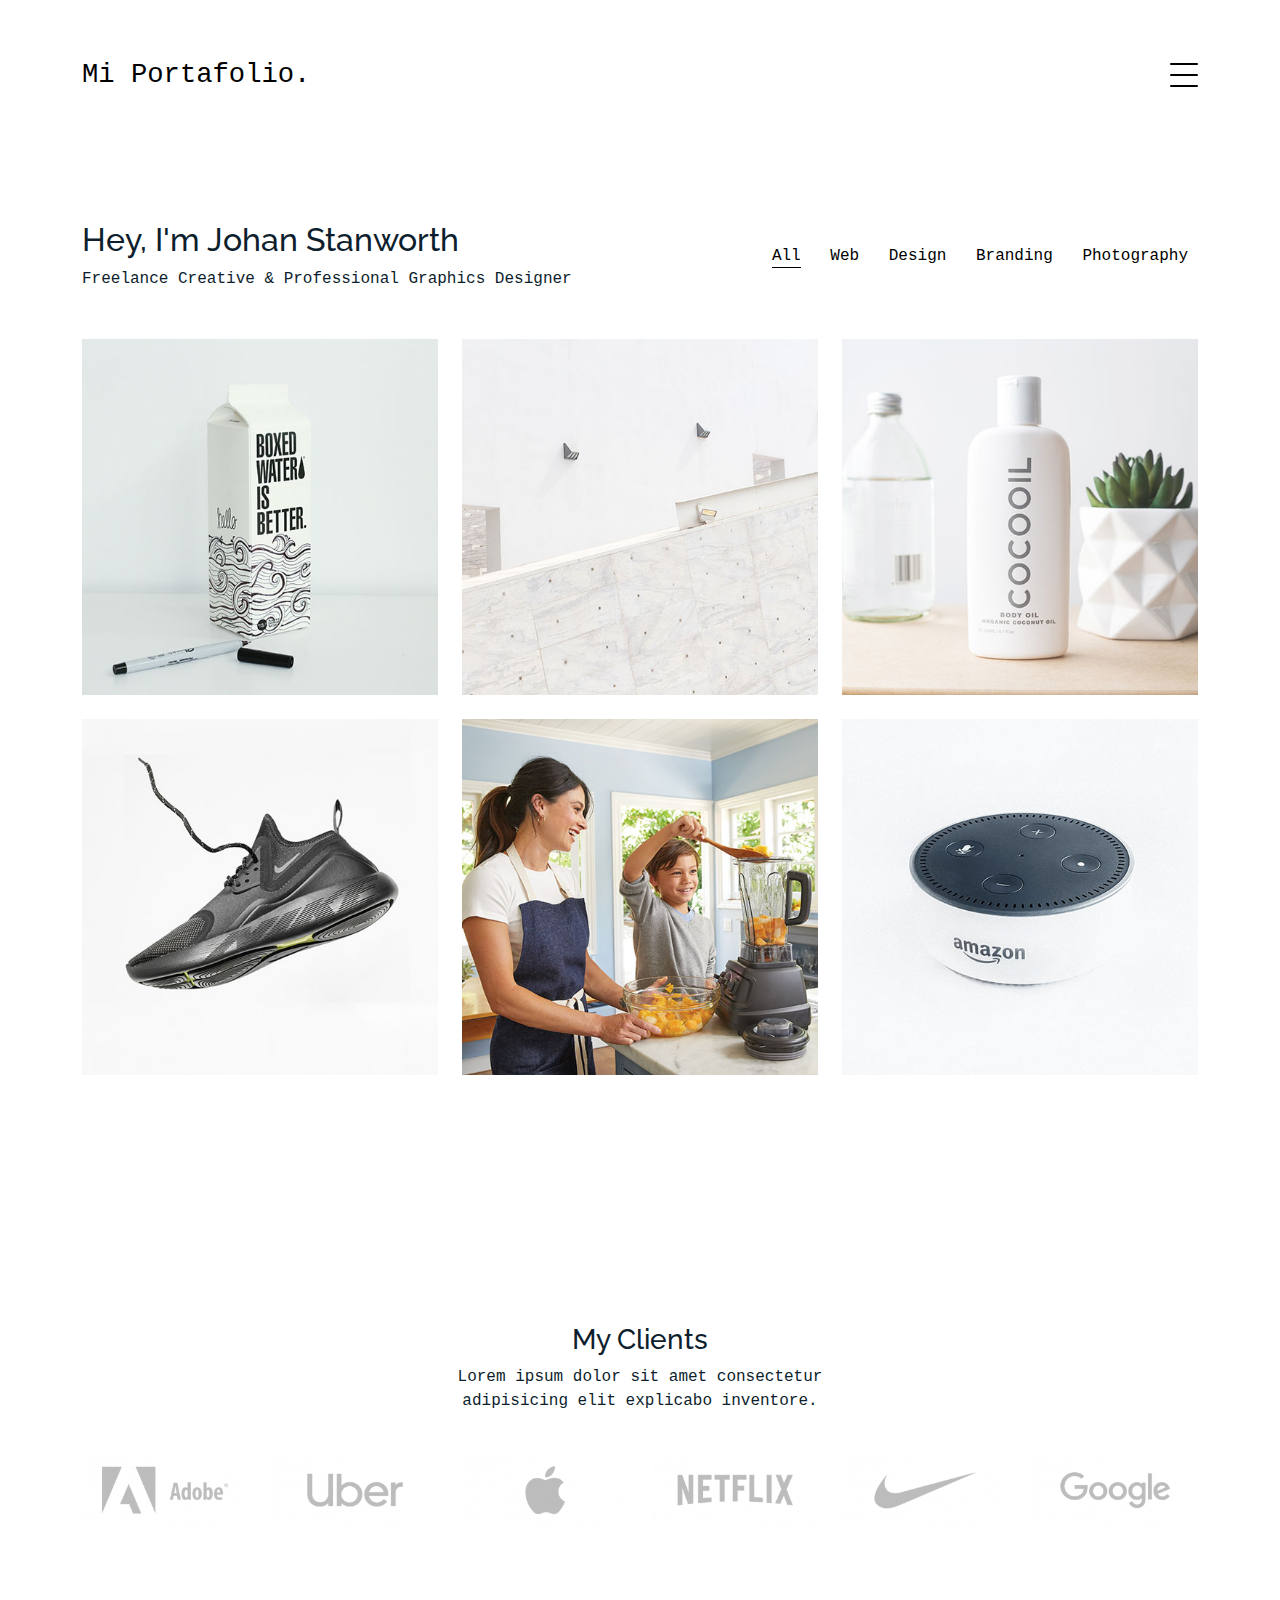
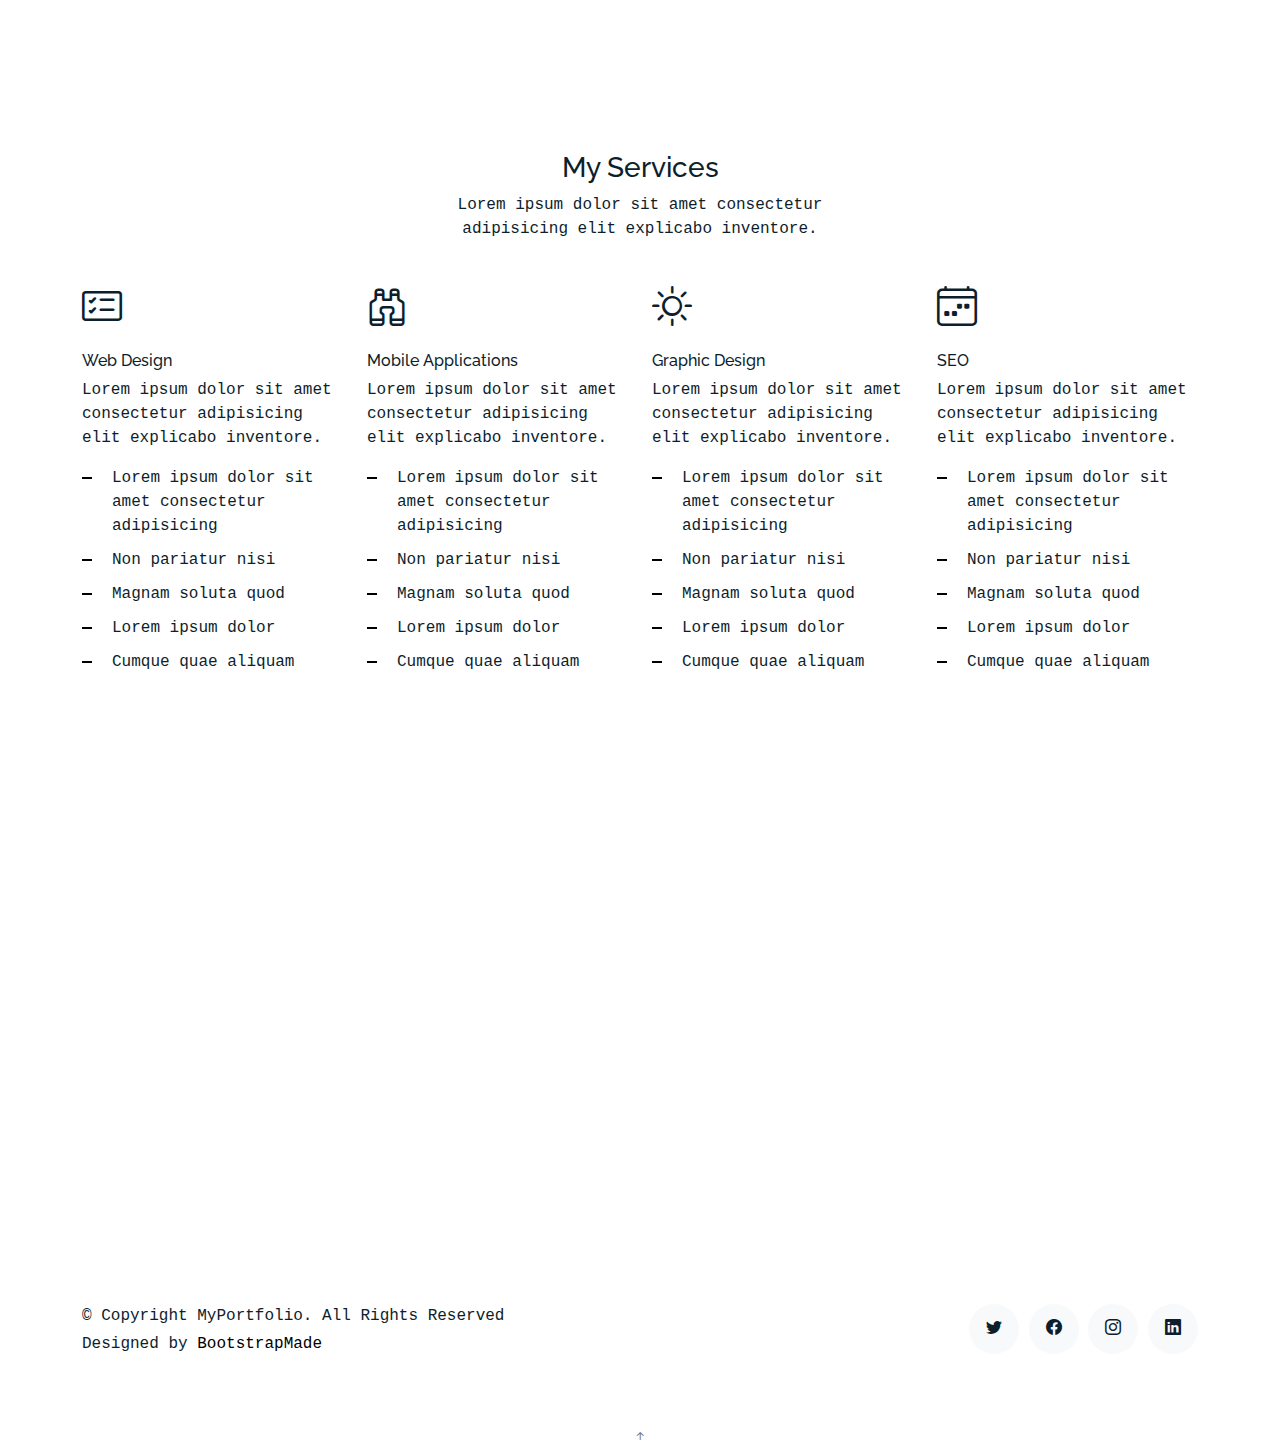
<file: index.html>
<!DOCTYPE html>
<html lang="en">

<head>
  <meta charset="utf-8">
  <meta content="width=device-width, initial-scale=1.0" name="viewport">

  <title>Mis Proyectos</title>
  <meta content="" name="description">
  <meta content="" name="keywords">

  <!-- Favicons -->
  <link href="assets/img/favicon.png" rel="icon">
  <link href="assets/img/apple-touch-icon.png" rel="apple-touch-icon">

  <!-- Google Fonts -->
  <link href="https://fonts.googleapis.com/css?family=https://fonts.googleapis.com/css?family=Inconsolata:400,500,600,700|Raleway:400,400i,500,500i,600,600i,700,700i" rel="stylesheet">

  <!-- Vendor CSS Files -->
  <link href="assets/vendor/aos/aos.css" rel="stylesheet">
  <link href="assets/vendor/bootstrap/css/bootstrap.min.css" rel="stylesheet">
  <link href="assets/vendor/bootstrap-icons/bootstrap-icons.css" rel="stylesheet">
  <link href="assets/vendor/swiper/swiper-bundle.min.css" rel="stylesheet">

  <!-- Template Main CSS File -->
  <link href="assets/css/style.css" rel="stylesheet">

  <!-- =======================================================
  * Template Name: MyPortfolio
  * Updated: Mar 10 2024 with Bootstrap v5.3.3
  * Template URL: https://bootstrapmade.com/myportfolio-bootstrap-portfolio-website-template/
  * Author: BootstrapMade.com
  * License: https://bootstrapmade.com/license/
  ======================================================== -->
</head>

<body>

  <!-- ======= Navbar ======= -->
  <div class="collapse navbar-collapse custom-navmenu" id="main-navbar">
    <div class="container py-2 py-md-5">
      <div class="row align-items-start">
        <div class="col-md-2">
          <ul class="custom-menu">
            <li class="active"><a href="index.html">Home</a></li>
            <li><a href="about.html">Acerca de mi</a></li>
            <li><a href="services.html">Proyectos</a></li>
            <li><a href="works.html">Trabajos</a></li>
            <li><a href="contact.html">Contactame</a></li>
          </ul>
        </div>
        <div class="col-md-6 d-none d-md-block  mr-auto">
          <div class="tweet d-flex">
            <span class="bi bi-twitter text-white mt-2 mr-3"></span>
            <div>
              <p><em>Lorem ipsum dolor sit amet consectetur adipisicing elit. Quisquam necessitatibus incidunt ut officiis explicabo inventore. <br> <a href="#">t.co/v82jsk</a></em></p>
            </div>
          </div>
        </div>
        <div class="col-md-4 d-none d-md-block">
          <h3>Hire Me</h3>
          <p>Lorem ipsum dolor sit amet consectetur adipisicing elit. Quisquam necessitatibus incidunt ut officiisexplicabo inventore. <br> <a href="#">myemail@gmail.com</a></p>
        </div>
      </div>

    </div>
  </div>

  <nav class="navbar navbar-light custom-navbar">
    <div class="container">
      <a class="navbar-brand" href="index.html">Mi Portafolio.</a>
      <a href="#" class="burger" data-bs-toggle="collapse" data-bs-target="#main-navbar">
        <span></span>
      </a>
    </div>
  </nav>

  <main id="main">

    <!-- ======= Works Section ======= -->
    <section class="section site-portfolio">
      <div class="container">
        <div class="row mb-5 align-items-center">
          <div class="col-md-12 col-lg-6 mb-4 mb-lg-0" data-aos="fade-up">
            <h2>Hey, I'm Johan Stanworth</h2>
            <p class="mb-0">Freelance Creative &amp; Professional Graphics Designer</p>
          </div>
          <div class="col-md-12 col-lg-6 text-start text-lg-end" data-aos="fade-up" data-aos-delay="100">
            <div id="filters" class="filters">
              <a href="#" data-filter="*" class="active">All</a>
              <a href="#" data-filter=".web">Web</a>
              <a href="#" data-filter=".design">Design</a>
              <a href="#" data-filter=".branding">Branding</a>
              <a href="#" data-filter=".photography">Photography</a>
            </div>
          </div>
        </div>
        <div id="portfolio-grid" class="row no-gutter" data-aos="fade-up" data-aos-delay="200">
          <div class="item web col-sm-6 col-md-4 col-lg-4 mb-4">
            <a href="work-single.html" class="item-wrap fancybox">
              <div class="work-info">
                <h3>Boxed Water</h3>
                <span>Web</span>
              </div>
              <img class="img-fluid" src="assets/img/img_1.jpg">
            </a>
          </div>
          <div class="item photography col-sm-6 col-md-4 col-lg-4 mb-4">
            <a href="work-single.html" class="item-wrap fancybox">
              <div class="work-info">
                <h3>Build Indoo</h3>
                <span>Photography</span>
              </div>
              <img class="img-fluid" src="assets/img/img_2.jpg">
            </a>
          </div>
          <div class="item branding col-sm-6 col-md-4 col-lg-4 mb-4">
            <a href="work-single.html" class="item-wrap fancybox">
              <div class="work-info">
                <h3>Cocooil</h3>
                <span>Branding</span>
              </div>
              <img class="img-fluid" src="assets/img/img_3.jpg">
            </a>
          </div>
          <div class="item design col-sm-6 col-md-4 col-lg-4 mb-4">
            <a href="work-single.html" class="item-wrap fancybox">
              <div class="work-info">
                <h3>Nike Shoe</h3>
                <span>Design</span>
              </div>
              <img class="img-fluid" src="assets/img/img_4.jpg">
            </a>
          </div>
          <div class="item photography col-sm-6 col-md-4 col-lg-4 mb-4">
            <a href="work-single.html" class="item-wrap fancybox">
              <div class="work-info">
                <h3>Kitchen Sink</h3>
                <span>Photography</span>
              </div>
              <img class="img-fluid" src="assets/img/img_5.jpg">
            </a>
          </div>
          <div class="item branding col-sm-6 col-md-4 col-lg-4 mb-4">
            <a href="work-single.html" class="item-wrap fancybox">
              <div class="work-info">
                <h3>Amazon</h3>
                <span>brandingn</span>
              </div>
              <img class="img-fluid" src="assets/img/img_6.jpg">
            </a>
          </div>
        </div>
      </div>
    </section><!-- End  Works Section -->

    <!-- ======= Clients Section ======= -->
    <section class="section">
      <div class="container">
        <div class="row justify-content-center text-center mb-4">
          <div class="col-5">
            <h3 class="h3 heading">My Clients</h3>
            <p>Lorem ipsum dolor sit amet consectetur adipisicing elit explicabo inventore.</p>
          </div>
        </div>
        <div class="row">
          <div class="col-4 col-sm-4 col-md-2">
            <a href="#" class="client-logo"><img src="assets/img/logo-adobe.png" alt="Image" class="img-fluid"></a>
          </div>
          <div class="col-4 col-sm-4 col-md-2">
            <a href="#" class="client-logo"><img src="assets/img/logo-uber.png" alt="Image" class="img-fluid"></a>
          </div>
          <div class="col-4 col-sm-4 col-md-2">
            <a href="#" class="client-logo"><img src="assets/img/logo-apple.png" alt="Image" class="img-fluid"></a>
          </div>
          <div class="col-4 col-sm-4 col-md-2">
            <a href="#" class="client-logo"><img src="assets/img/logo-netflix.png" alt="Image" class="img-fluid"></a>
          </div>
          <div class="col-4 col-sm-4 col-md-2">
            <a href="#" class="client-logo"><img src="assets/img/logo-nike.png" alt="Image" class="img-fluid"></a>
          </div>
          <div class="col-4 col-sm-4 col-md-2">
            <a href="#" class="client-logo"><img src="assets/img/logo-google.png" alt="Image" class="img-fluid"></a>
          </div>

        </div>
      </div>
    </section><!-- End Clients Section -->

    <!-- ======= Services Section ======= -->
    <section class="section services">
      <div class="container">
        <div class="row justify-content-center text-center mb-4">
          <div class="col-5">
            <h3 class="h3 heading">My Services</h3>
            <p>Lorem ipsum dolor sit amet consectetur adipisicing elit explicabo inventore.</p>
          </div>
        </div>
        <div class="row">

          <div class="col-12 col-sm-6 col-md-6 col-lg-3">
            <i class="bi bi-card-checklist"></i>
            <h4 class="h4 mb-2">Web Design</h4>
            <p>Lorem ipsum dolor sit amet consectetur adipisicing elit explicabo inventore.</p>
            <ul class="list-unstyled list-line">
              <li>Lorem ipsum dolor sit amet consectetur adipisicing</li>
              <li>Non pariatur nisi</li>
              <li>Magnam soluta quod</li>
              <li>Lorem ipsum dolor</li>
              <li>Cumque quae aliquam</li>
            </ul>
          </div>
          <div class="col-12 col-sm-6 col-md-6 col-lg-3">
            <i class="bi bi-binoculars"></i>
            <h4 class="h4 mb-2">Mobile Applications</h4>
            <p>Lorem ipsum dolor sit amet consectetur adipisicing elit explicabo inventore.</p>
            <ul class="list-unstyled list-line">
              <li>Lorem ipsum dolor sit amet consectetur adipisicing</li>
              <li>Non pariatur nisi</li>
              <li>Magnam soluta quod</li>
              <li>Lorem ipsum dolor</li>
              <li>Cumque quae aliquam</li>
            </ul>
          </div>
          <div class="col-12 col-sm-6 col-md-6 col-lg-3">
            <i class="bi bi-brightness-high"></i>
            <h4 class="h4 mb-2">Graphic Design</h4>
            <p>Lorem ipsum dolor sit amet consectetur adipisicing elit explicabo inventore.</p>
            <ul class="list-unstyled list-line">
              <li>Lorem ipsum dolor sit amet consectetur adipisicing</li>
              <li>Non pariatur nisi</li>
              <li>Magnam soluta quod</li>
              <li>Lorem ipsum dolor</li>
              <li>Cumque quae aliquam</li>
            </ul>
          </div>
          <div class="col-12 col-sm-6 col-md-6 col-lg-3">
            <i class="bi bi-calendar4-week"></i>
            <h4 class="h4 mb-2">SEO</h4>
            <p>Lorem ipsum dolor sit amet consectetur adipisicing elit explicabo inventore.</p>
            <ul class="list-unstyled list-line">
              <li>Lorem ipsum dolor sit amet consectetur adipisicing</li>
              <li>Non pariatur nisi</li>
              <li>Magnam soluta quod</li>
              <li>Lorem ipsum dolor</li>
              <li>Cumque quae aliquam</li>
            </ul>
          </div>
        </div>
      </div>
    </section><!-- End Services Section -->

    <!-- ======= Testimonials Section ======= -->
    <section class="section pt-0">
      <div class="container">

        <div class="testimonials-slider swiper" data-aos="fade-up" data-aos-delay="100">
          <div class="swiper-wrapper">

            <div class="swiper-slide">
              <div class="testimonial-wrap">
                <div class="testimonial">
                  <img src="assets/img/person_1.jpg" alt="Image" class="img-fluid">
                  <blockquote>
                    <p>Lorem ipsum dolor sit amet consectetur adipisicing elit. Quisquam necessitatibus incidunt ut officiis
                      explicabo inventore.</p>
                  </blockquote>
                  <p>&mdash; Jean Hicks</p>
                </div>
              </div>
            </div><!-- End testimonial item -->

            <div class="swiper-slide">
              <div class="testimonial-wrap">
                <div class="testimonial">
                  <img src="assets/img/person_2.jpg" alt="Image" class="img-fluid">
                  <blockquote>
                    <p>Lorem ipsum dolor sit amet consectetur adipisicing elit. Quisquam necessitatibus incidunt ut officiis
                      explicabo inventore.</p>
                  </blockquote>
                  <p>&mdash; Chris Stanworth</p>
                </div>
              </div>
            </div><!-- End testimonial item -->

          </div>
          <div class="swiper-pagination"></div>
        </div>

      </div>
    </section><!-- End Testimonials Section -->

  </main><!-- End #main -->

  <!-- ======= Footer ======= -->
  <footer class="footer" role="contentinfo">
    <div class="container">
      <div class="row">
        <div class="col-sm-6">
          <p class="mb-1">&copy; Copyright MyPortfolio. All Rights Reserved</p>
          <div class="credits">
            <!--
            All the links in the footer should remain intact.
            You can delete the links only if you purchased the pro version.
            Licensing information: https://bootstrapmade.com/license/
            Purchase the pro version with working PHP/AJAX contact form: https://bootstrapmade.com/buy/?theme=MyPortfolio
          -->
            Designed by <a href="https://bootstrapmade.com/">BootstrapMade</a>
          </div>
        </div>
        <div class="col-sm-6 social text-md-end">
          <a href="#"><span class="bi bi-twitter"></span></a>
          <a href="#"><span class="bi bi-facebook"></span></a>
          <a href="#"><span class="bi bi-instagram"></span></a>
          <a href="#"><span class="bi bi-linkedin"></span></a>
        </div>
      </div>
    </div>
  </footer>

  <a href="#" class="back-to-top d-flex align-items-center justify-content-center"><i class="bi bi-arrow-up-short"></i></a>

  <!-- Vendor JS Files -->
  <script src="assets/vendor/aos/aos.js"></script>
  <script src="assets/vendor/bootstrap/js/bootstrap.bundle.min.js"></script>
  <script src="assets/vendor/isotope-layout/isotope.pkgd.min.js"></script>
  <script src="assets/vendor/swiper/swiper-bundle.min.js"></script>
  <script src="assets/vendor/php-email-form/validate.js"></script>

  <!-- Template Main JS File -->
  <script src="assets/js/main.js"></script>

</body>

</html>
</file>
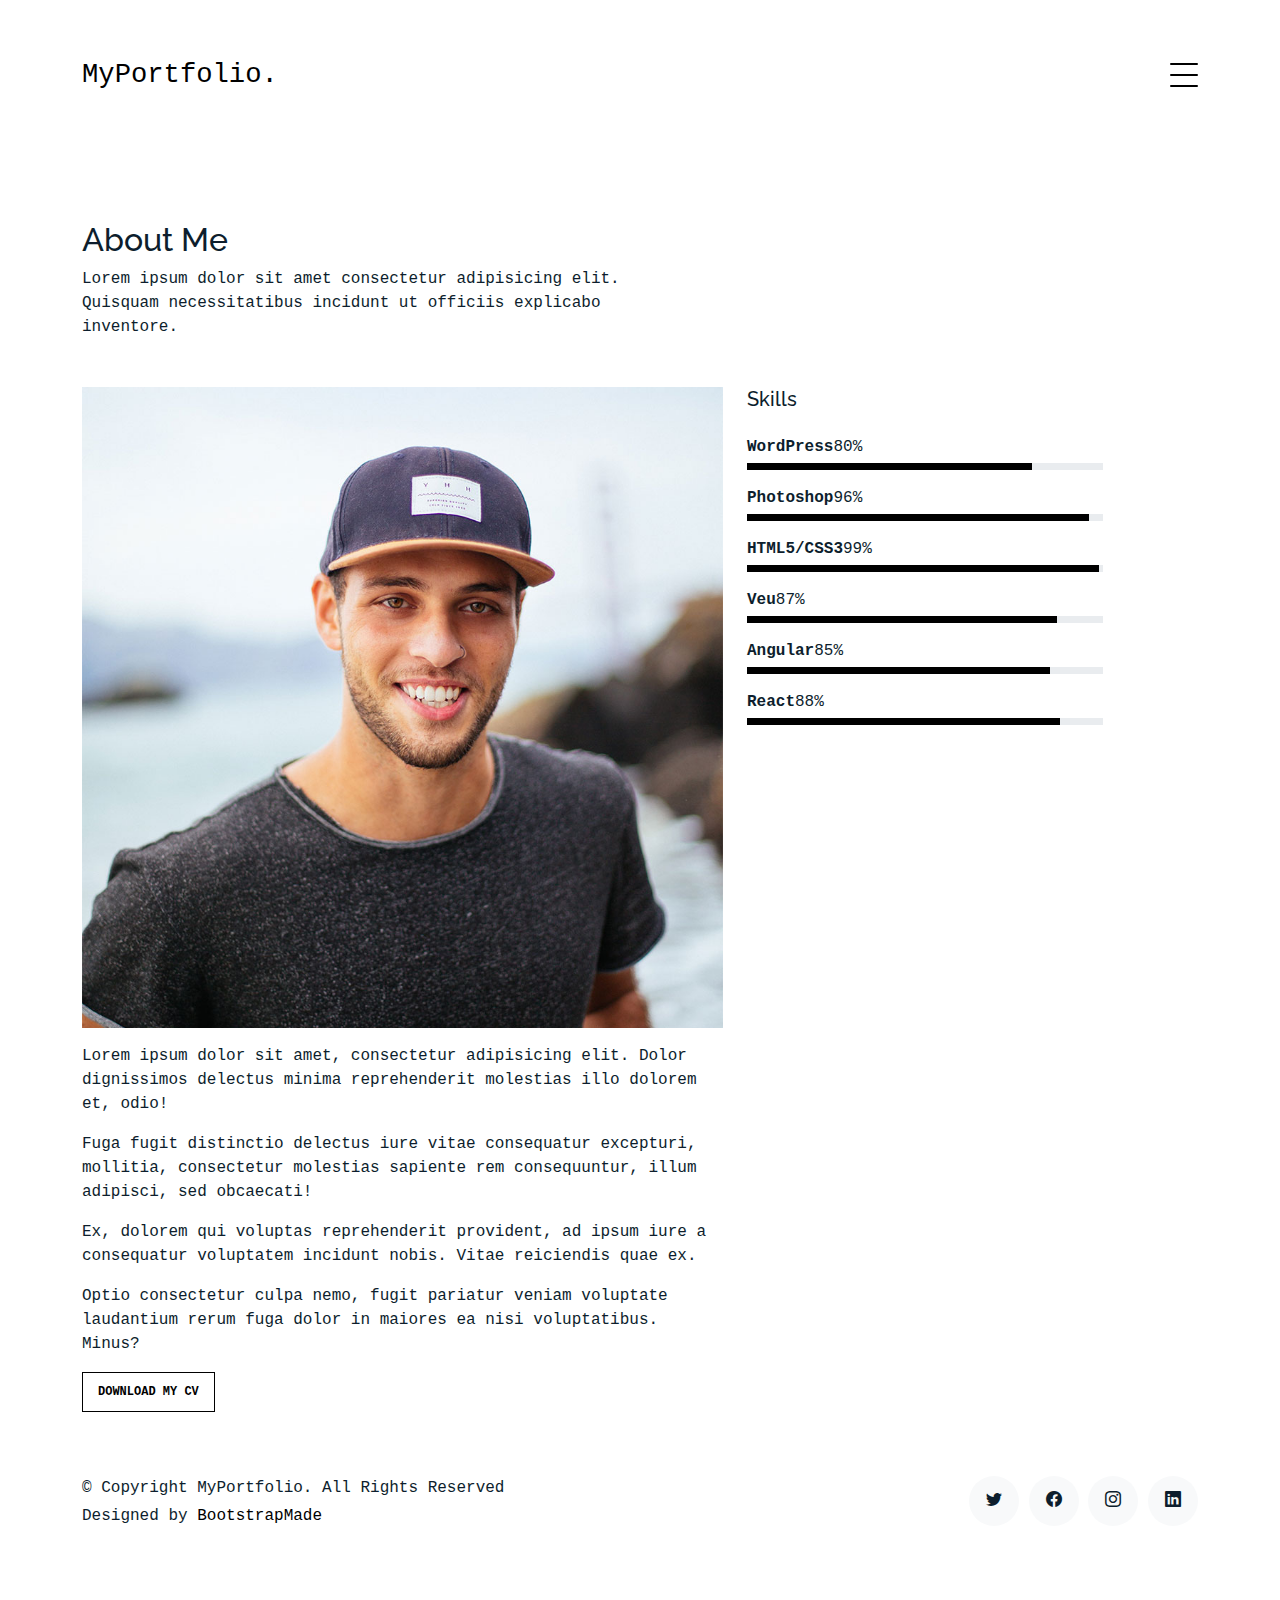
<file: about.html>
<!DOCTYPE html>
<html lang="en">

<head>
  <meta charset="utf-8">
  <meta content="width=device-width, initial-scale=1.0" name="viewport">

  <title>MyPortfolio Bootstrap Template - About</title>
  <meta content="" name="description">
  <meta content="" name="keywords">

  <!-- Favicons -->
  <link href="assets/img/favicon.png" rel="icon">
  <link href="assets/img/apple-touch-icon.png" rel="apple-touch-icon">

  <!-- Google Fonts -->
  <link href="https://fonts.googleapis.com/css?family=https://fonts.googleapis.com/css?family=Inconsolata:400,500,600,700|Raleway:400,400i,500,500i,600,600i,700,700i" rel="stylesheet">

  <!-- Vendor CSS Files -->
  <link href="assets/vendor/aos/aos.css" rel="stylesheet">
  <link href="assets/vendor/bootstrap/css/bootstrap.min.css" rel="stylesheet">
  <link href="assets/vendor/bootstrap-icons/bootstrap-icons.css" rel="stylesheet">
  <link href="assets/vendor/swiper/swiper-bundle.min.css" rel="stylesheet">

  <!-- Template Main CSS File -->
  <link href="assets/css/style.css" rel="stylesheet">

  <!-- =======================================================
  * Template Name: MyPortfolio
  * Updated: Mar 10 2024 with Bootstrap v5.3.3
  * Template URL: https://bootstrapmade.com/myportfolio-bootstrap-portfolio-website-template/
  * Author: BootstrapMade.com
  * License: https://bootstrapmade.com/license/
  ======================================================== -->
</head>

<body>

  <!-- ======= Navbar ======= -->
  <div class="collapse navbar-collapse custom-navmenu" id="main-navbar">
    <div class="container py-2 py-md-5">
      <div class="row align-items-start">
        <div class="col-md-2">
          <ul class="custom-menu">
            <li><a href="index.html">Home</a></li>
            <li class="active"><a href="about.html">About Me</a></li>
            <li><a href="services.html">Services</a></li>
            <li><a href="works.html">Works</a></li>
            <li><a href="contact.html">Contact</a></li>
          </ul>
        </div>
        <div class="col-md-6 d-none d-md-block  mr-auto">
          <div class="tweet d-flex">
            <span class="bi bi-twitter text-white mt-2 mr-3"></span>
            <div>
              <p><em>Lorem ipsum dolor sit amet consectetur adipisicing elit. Quisquam necessitatibus incidunt ut officiis explicabo inventore. <br> <a href="#">t.co/v82jsk</a></em></p>
            </div>
          </div>
        </div>
        <div class="col-md-4 d-none d-md-block">
          <h3>Hire Me</h3>
          <p>Lorem ipsum dolor sit amet consectetur adipisicing elit. Quisquam necessitatibus incidunt ut officiisexplicabo inventore. <br> <a href="#">myemail@gmail.com</a></p>
        </div>
      </div>

    </div>
  </div>

  <nav class="navbar navbar-light custom-navbar">
    <div class="container">
      <a class="navbar-brand" href="index.html">MyPortfolio.</a>
      <a href="#" class="burger" data-bs-toggle="collapse" data-bs-target="#main-navbar">
        <span></span>
      </a>
    </div>
  </nav>

  <main id="main">

    <section class="section pb-5">
      <div class="container">
        <div class="row mb-5 align-items-end">
          <div class="col-md-6" data-aos="fade-up">

            <h2>About Me</h2>
            <p class="mb-0">Lorem ipsum dolor sit amet consectetur adipisicing elit. Quisquam necessitatibus incidunt ut
              officiis explicabo inventore.</p>
          </div>

        </div>

        <div class="row">
          <div class="col-md-4 ml-auto order-2" data-aos="fade-up">
            <h3 class="h3 mb-4">Skills</h3>
            <ul class="list-unstyled">
              <li class="mb-3">
                <div class="d-flex mb-1">
                  <strong>WordPress</strong>
                  <span class="ml-auto">80%</span>
                </div>
                <div class="progress custom-progress">
                  <div class="progress-bar" role="progressbar" style="width: 80%" aria-valuenow="80" aria-valuemin="0" aria-valuemax="100"></div>
                </div>
              </li>
              <li class="mb-3">
                <div class="d-flex mb-1">
                  <strong>Photoshop</strong>
                  <span class="ml-auto">96%</span>
                </div>
                <div class="progress custom-progress">
                  <div class="progress-bar" role="progressbar" style="width: 96%" aria-valuenow="96" aria-valuemin="0" aria-valuemax="100"></div>
                </div>
              </li>
              <li class="mb-3">
                <div class="d-flex mb-1">
                  <strong>HTML5/CSS3</strong>
                  <span class="ml-auto">99%</span>
                </div>
                <div class="progress custom-progress">
                  <div class="progress-bar" role="progressbar" style="width: 99%" aria-valuenow="99" aria-valuemin="0" aria-valuemax="100"></div>
                </div>
              </li>
              <li class="mb-3">
                <div class="d-flex mb-1">
                  <strong>Veu</strong>
                  <span class="ml-auto">87%</span>
                </div>
                <div class="progress custom-progress">
                  <div class="progress-bar" role="progressbar" style="width: 87%" aria-valuenow="87" aria-valuemin="0" aria-valuemax="100"></div>
                </div>
              </li>
              <li class="mb-3">
                <div class="d-flex mb-1">
                  <strong>Angular</strong>
                  <span class="ml-auto">85%</span>
                </div>
                <div class="progress custom-progress">
                  <div class="progress-bar" role="progressbar" style="width: 85%" aria-valuenow="85" aria-valuemin="0" aria-valuemax="100"></div>
                </div>
              </li>
              <li class="mb-3">
                <div class="d-flex mb-1">
                  <strong>React</strong>
                  <span class="ml-auto">88%</span>
                </div>
                <div class="progress custom-progress">
                  <div class="progress-bar" role="progressbar" style="width: 88%" aria-valuenow="88" aria-valuemin="0" aria-valuemax="100"></div>
                </div>
              </li>
            </ul>
          </div>

          <div class="col-md-7 mb-5 mb-md-0" data-aos="fade-up">
            <p><img src="assets/img/person_1_sq.jpg" alt="Image" class="img-fluid"></p>
            <p>Lorem ipsum dolor sit amet, consectetur adipisicing elit. Dolor dignissimos delectus minima reprehenderit
              molestias illo dolorem et, odio!</p>
            <p>Fuga fugit distinctio delectus iure vitae consequatur excepturi, mollitia, consectetur molestias sapiente
              rem consequuntur, illum adipisci, sed obcaecati!</p>
            <p>Ex, dolorem qui voluptas reprehenderit provident, ad ipsum iure a consequatur voluptatem incidunt nobis.
              Vitae reiciendis quae ex.</p>
            <p>Optio consectetur culpa nemo, fugit pariatur veniam voluptate laudantium rerum fuga dolor in maiores ea
              nisi voluptatibus. Minus?</p>
            <p><a href="#" class="readmore">Download my CV</a></p>
          </div>

        </div>

      </div>

    </section>

  </main><!-- End #main -->

  <!-- ======= Footer ======= -->
  <footer class="footer" role="contentinfo">
    <div class="container">
      <div class="row">
        <div class="col-sm-6">
          <p class="mb-1">&copy; Copyright MyPortfolio. All Rights Reserved</p>
          <div class="credits">
            <!--
            All the links in the footer should remain intact.
            You can delete the links only if you purchased the pro version.
            Licensing information: https://bootstrapmade.com/license/
            Purchase the pro version with working PHP/AJAX contact form: https://bootstrapmade.com/buy/?theme=MyPortfolio
          -->
            Designed by <a href="https://bootstrapmade.com/">BootstrapMade</a>
          </div>
        </div>
        <div class="col-sm-6 social text-md-end">
          <a href="#"><span class="bi bi-twitter"></span></a>
          <a href="#"><span class="bi bi-facebook"></span></a>
          <a href="#"><span class="bi bi-instagram"></span></a>
          <a href="#"><span class="bi bi-linkedin"></span></a>
        </div>
      </div>
    </div>
  </footer>

  <a href="#" class="back-to-top d-flex align-items-center justify-content-center"><i class="bi bi-arrow-up-short"></i></a>

  <!-- Vendor JS Files -->
  <script src="assets/vendor/aos/aos.js"></script>
  <script src="assets/vendor/bootstrap/js/bootstrap.bundle.min.js"></script>
  <script src="assets/vendor/isotope-layout/isotope.pkgd.min.js"></script>
  <script src="assets/vendor/swiper/swiper-bundle.min.js"></script>
  <script src="assets/vendor/php-email-form/validate.js"></script>

  <!-- Template Main JS File -->
  <script src="assets/js/main.js"></script>

</body>

</html>
</file>
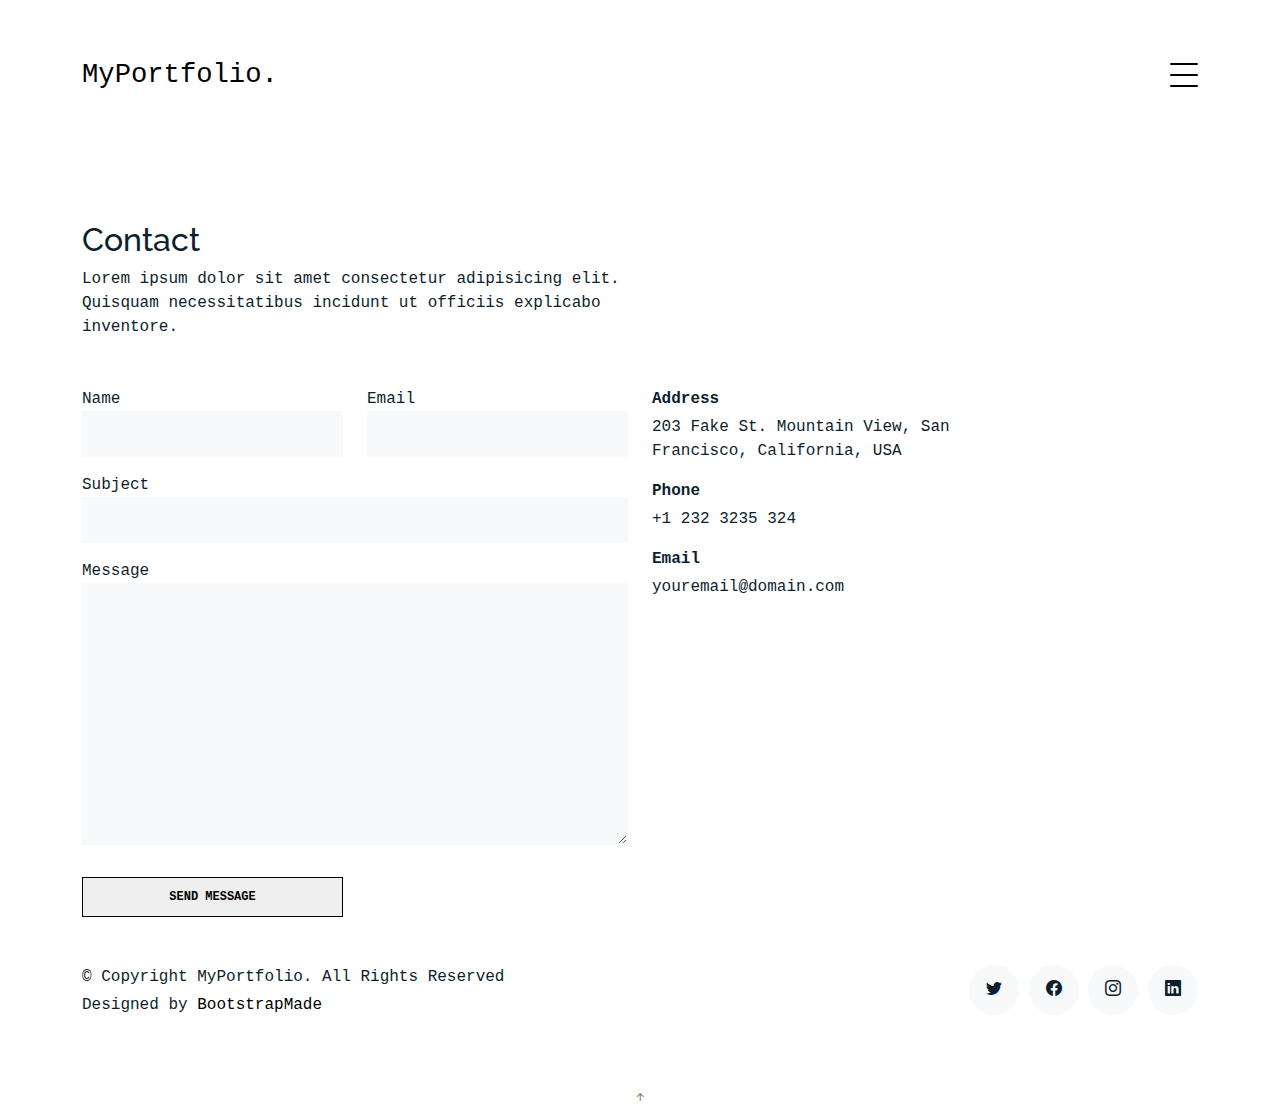
<file: contact.html>
<!DOCTYPE html>
<html lang="en">

<head>
  <meta charset="utf-8">
  <meta content="width=device-width, initial-scale=1.0" name="viewport">

  <title>MyPortfolio Bootstrap Template - Contact</title>
  <meta content="" name="description">
  <meta content="" name="keywords">

  <!-- Favicons -->
  <link href="assets/img/favicon.png" rel="icon">
  <link href="assets/img/apple-touch-icon.png" rel="apple-touch-icon">

  <!-- Google Fonts -->
  <link href="https://fonts.googleapis.com/css?family=https://fonts.googleapis.com/css?family=Inconsolata:400,500,600,700|Raleway:400,400i,500,500i,600,600i,700,700i" rel="stylesheet">

  <!-- Vendor CSS Files -->
  <link href="assets/vendor/aos/aos.css" rel="stylesheet">
  <link href="assets/vendor/bootstrap/css/bootstrap.min.css" rel="stylesheet">
  <link href="assets/vendor/bootstrap-icons/bootstrap-icons.css" rel="stylesheet">
  <link href="assets/vendor/swiper/swiper-bundle.min.css" rel="stylesheet">

  <!-- Template Main CSS File -->
  <link href="assets/css/style.css" rel="stylesheet">

  <!-- =======================================================
  * Template Name: MyPortfolio
  * Updated: Mar 10 2024 with Bootstrap v5.3.3
  * Template URL: https://bootstrapmade.com/myportfolio-bootstrap-portfolio-website-template/
  * Author: BootstrapMade.com
  * License: https://bootstrapmade.com/license/
  ======================================================== -->
</head>

<body>

  <!-- ======= Navbar ======= -->
  <div class="collapse navbar-collapse custom-navmenu" id="main-navbar">
    <div class="container py-2 py-md-5">
      <div class="row align-items-start">
        <div class="col-md-2">
          <ul class="custom-menu">
            <li><a href="index.html">Home</a></li>
            <li><a href="about.html">About Me</a></li>
            <li><a href="services.html">Services</a></li>
            <li><a href="works.html">Works</a></li>
            <li class="active"><a href="contact.html">Contact</a></li>
          </ul>
        </div>
        <div class="col-md-6 d-none d-md-block  mr-auto">
          <div class="tweet d-flex">
            <span class="bi bi-twitter text-white mt-2 mr-3"></span>
            <div>
              <p><em>Lorem ipsum dolor sit amet consectetur adipisicing elit. Quisquam necessitatibus incidunt ut officiis explicabo inventore. <br> <a href="#">t.co/v82jsk</a></em></p>
            </div>
          </div>
        </div>
        <div class="col-md-4 d-none d-md-block">
          <h3>Hire Me</h3>
          <p>Lorem ipsum dolor sit amet consectetur adipisicing elit. Quisquam necessitatibus incidunt ut officiisexplicabo inventore. <br> <a href="#">myemail@gmail.com</a></p>
        </div>
      </div>

    </div>
  </div>

  <nav class="navbar navbar-light custom-navbar">
    <div class="container">
      <a class="navbar-brand" href="index.html">MyPortfolio.</a>
      <a href="#" class="burger" data-bs-toggle="collapse" data-bs-target="#main-navbar">
        <span></span>
      </a>
    </div>
  </nav>

  <main id="main">

    <section class="section pb-5">
      <div class="container">

        <div class="row mb-5 align-items-end">
          <div class="col-md-6" data-aos="fade-up">
            <h2>Contact</h2>
            <p class="mb-0">Lorem ipsum dolor sit amet consectetur adipisicing elit. Quisquam necessitatibus incidunt ut
              officiis explicabo inventore.
            </p>
          </div>

        </div>

        <div class="row">
          <div class="col-md-6 mb-5 mb-md-0" data-aos="fade-up">

            <form action="forms/contact.php" method="post" role="form" class="php-email-form">

              <div class="row gy-3">
                <div class="col-md-6 form-group">
                  <label for="name">Name</label>
                  <input type="text" name="name" class="form-control" id="name" required>
                </div>
                <div class="col-md-6 form-group">
                  <label for="name">Email</label>
                  <input type="email" class="form-control" name="email" id="email" required>
                </div>
                <div class="col-md-12 form-group">
                  <label for="name">Subject</label>
                  <input type="text" class="form-control" name="subject" id="subject" required>
                </div>
                <div class="col-md-12 form-group">
                  <label for="name">Message</label>
                  <textarea class="form-control" name="message" cols="30" rows="10" required></textarea>
                </div>

                <div class="col-md-12 my-3">
                  <div class="loading">Loading</div>
                  <div class="error-message"></div>
                  <div class="sent-message">Your message has been sent. Thank you!</div>
                </div>

                <div class="col-md-6 mt-0 form-group">
                  <input type="submit" class="readmore d-block w-100" value="Send Message">
                </div>
              </div>

            </form>

          </div>

          <div class="col-md-4 ml-auto order-2" data-aos="fade-up">
            <ul class="list-unstyled">
              <li class="mb-3">
                <strong class="d-block mb-1">Address</strong>
                <span>203 Fake St. Mountain View, San Francisco, California, USA</span>
              </li>
              <li class="mb-3">
                <strong class="d-block mb-1">Phone</strong>
                <span>+1 232 3235 324</span>
              </li>
              <li class="mb-3">
                <strong class="d-block mb-1">Email</strong>
                <span>youremail@domain.com</span>
              </li>
            </ul>
          </div>

        </div>

      </div>

    </section>

  </main><!-- End #main -->

  <!-- ======= Footer ======= -->
  <footer class="footer" role="contentinfo">
    <div class="container">
      <div class="row">
        <div class="col-sm-6">
          <p class="mb-1">&copy; Copyright MyPortfolio. All Rights Reserved</p>
          <div class="credits">
            <!--
            All the links in the footer should remain intact.
            You can delete the links only if you purchased the pro version.
            Licensing information: https://bootstrapmade.com/license/
            Purchase the pro version with working PHP/AJAX contact form: https://bootstrapmade.com/buy/?theme=MyPortfolio
          -->
            Designed by <a href="https://bootstrapmade.com/">BootstrapMade</a>
          </div>
        </div>
        <div class="col-sm-6 social text-md-end">
          <a href="#"><span class="bi bi-twitter"></span></a>
          <a href="#"><span class="bi bi-facebook"></span></a>
          <a href="#"><span class="bi bi-instagram"></span></a>
          <a href="#"><span class="bi bi-linkedin"></span></a>
        </div>
      </div>
    </div>
  </footer>

  <a href="#" class="back-to-top d-flex align-items-center justify-content-center"><i class="bi bi-arrow-up-short"></i></a>

  <!-- Vendor JS Files -->
  <script src="assets/vendor/aos/aos.js"></script>
  <script src="assets/vendor/bootstrap/js/bootstrap.bundle.min.js"></script>
  <script src="assets/vendor/isotope-layout/isotope.pkgd.min.js"></script>
  <script src="assets/vendor/swiper/swiper-bundle.min.js"></script>
  <script src="assets/vendor/php-email-form/validate.js"></script>

  <!-- Template Main JS File -->
  <script src="assets/js/main.js"></script>

</body>

</html>
</file>
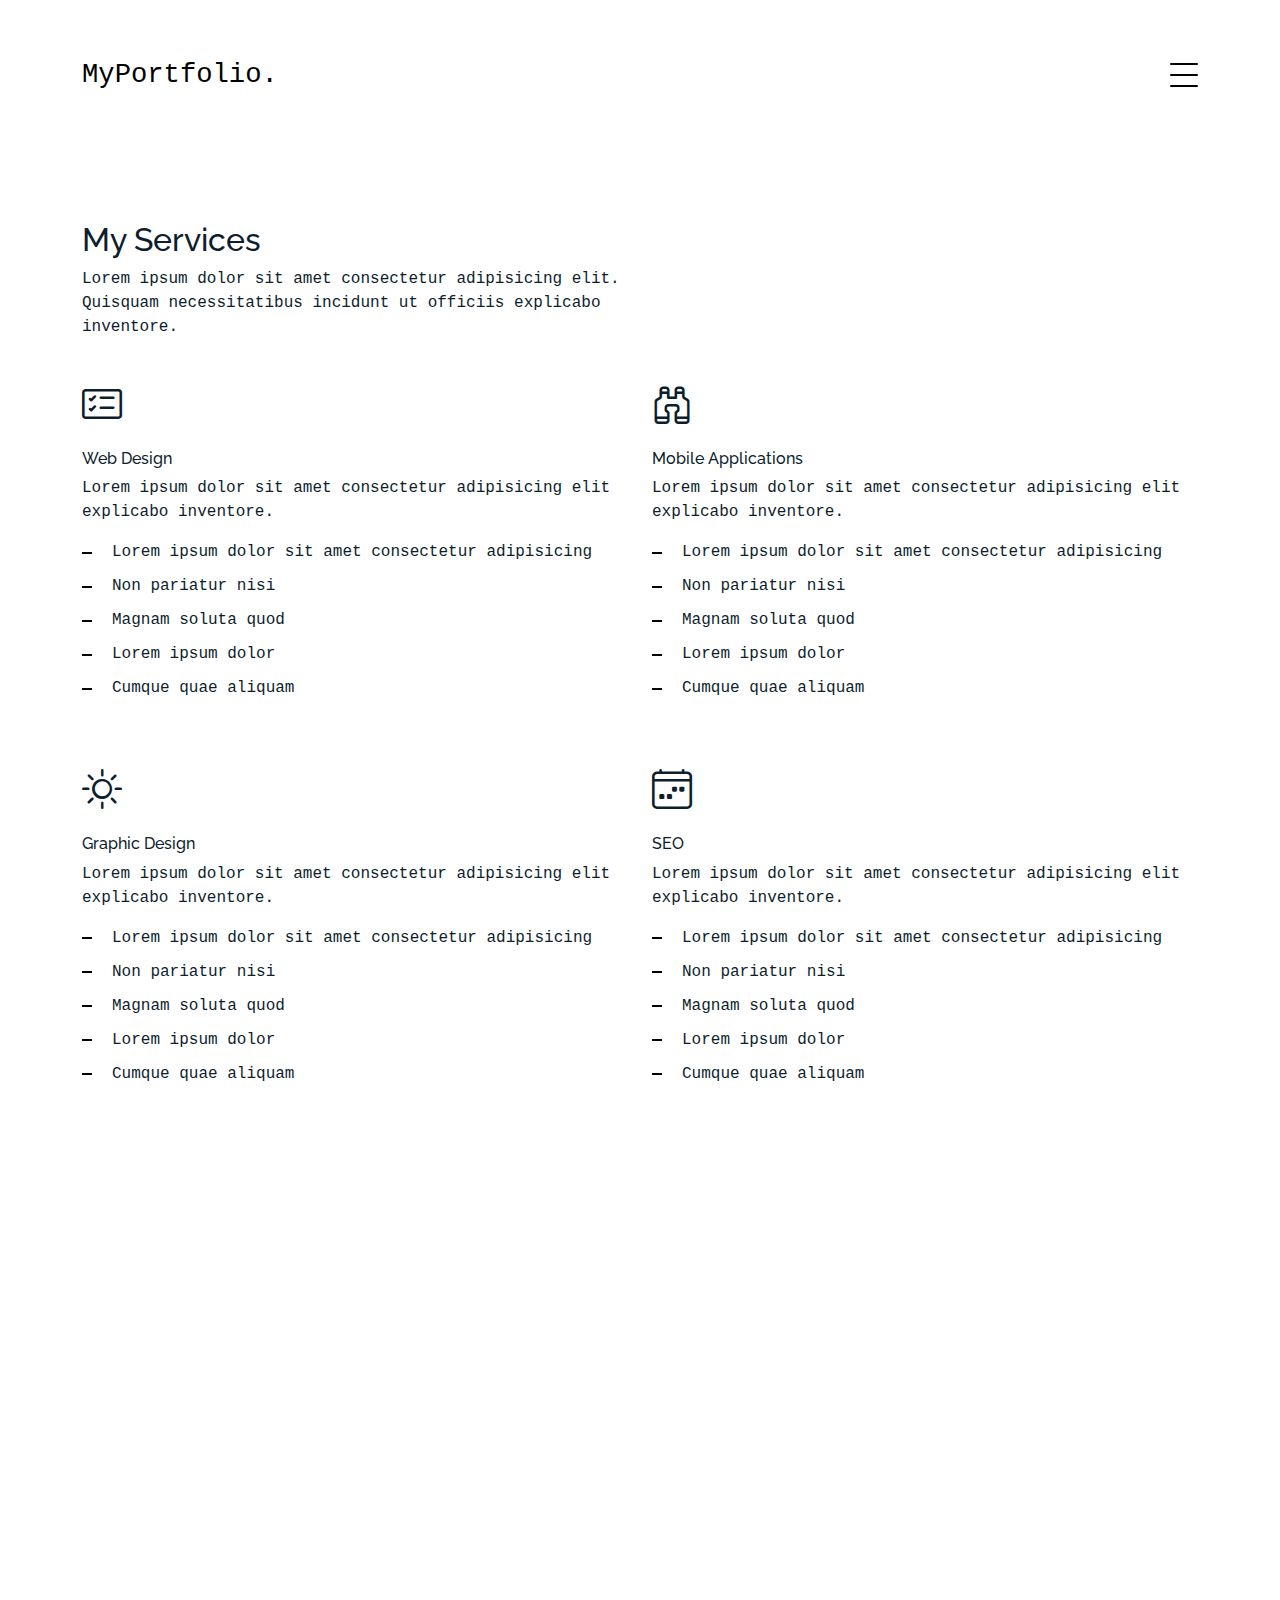
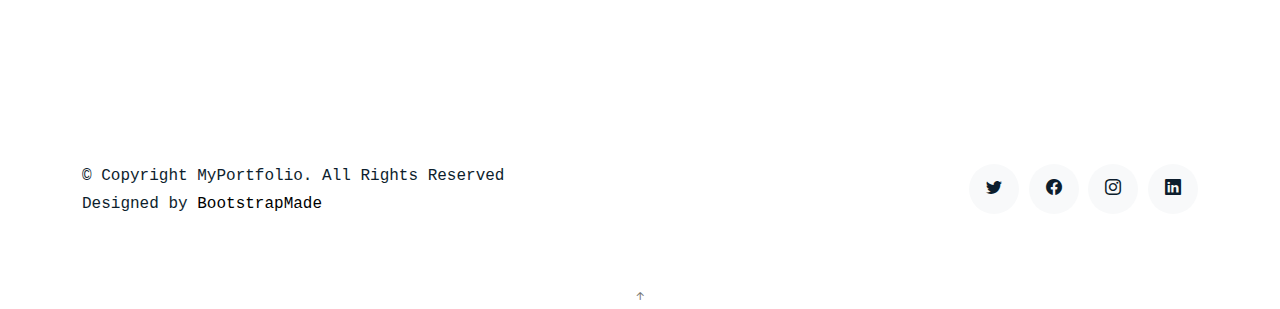
<file: services.html>
<!DOCTYPE html>
<html lang="en">

<head>
  <meta charset="utf-8">
  <meta content="width=device-width, initial-scale=1.0" name="viewport">

  <title>MyPortfolio Bootstrap Template - Services</title>
  <meta content="" name="description">
  <meta content="" name="keywords">

  <!-- Favicons -->
  <link href="assets/img/favicon.png" rel="icon">
  <link href="assets/img/apple-touch-icon.png" rel="apple-touch-icon">

  <!-- Google Fonts -->
  <link href="https://fonts.googleapis.com/css?family=https://fonts.googleapis.com/css?family=Inconsolata:400,500,600,700|Raleway:400,400i,500,500i,600,600i,700,700i" rel="stylesheet">

  <!-- Vendor CSS Files -->
  <link href="assets/vendor/aos/aos.css" rel="stylesheet">
  <link href="assets/vendor/bootstrap/css/bootstrap.min.css" rel="stylesheet">
  <link href="assets/vendor/bootstrap-icons/bootstrap-icons.css" rel="stylesheet">
  <link href="assets/vendor/swiper/swiper-bundle.min.css" rel="stylesheet">

  <!-- Template Main CSS File -->
  <link href="assets/css/style.css" rel="stylesheet">

  <!-- =======================================================
  * Template Name: MyPortfolio
  * Updated: Mar 10 2024 with Bootstrap v5.3.3
  * Template URL: https://bootstrapmade.com/myportfolio-bootstrap-portfolio-website-template/
  * Author: BootstrapMade.com
  * License: https://bootstrapmade.com/license/
  ======================================================== -->
</head>

<body>

  <!-- ======= Navbar ======= -->
  <div class="collapse navbar-collapse custom-navmenu" id="main-navbar">
    <div class="container py-2 py-md-5">
      <div class="row align-items-start">
        <div class="col-md-2">
          <ul class="custom-menu">
            <li><a href="index.html">Home</a></li>
            <li><a href="about.html">About Me</a></li>
            <li class="active"><a href="services.html">Services</a></li>
            <li><a href="works.html">Works</a></li>
            <li><a href="contact.html">Contact</a></li>
          </ul>
        </div>
        <div class="col-md-6 d-none d-md-block  mr-auto">
          <div class="tweet d-flex">
            <span class="bi bi-twitter text-white mt-2 mr-3"></span>
            <div>
              <p><em>Lorem ipsum dolor sit amet consectetur adipisicing elit. Quisquam necessitatibus incidunt ut officiis explicabo inventore. <br> <a href="#">t.co/v82jsk</a></em></p>
            </div>
          </div>
        </div>
        <div class="col-md-4 d-none d-md-block">
          <h3>Hire Me</h3>
          <p>Lorem ipsum dolor sit amet consectetur adipisicing elit. Quisquam necessitatibus incidunt ut officiisexplicabo inventore. <br> <a href="#">myemail@gmail.com</a></p>
        </div>
      </div>

    </div>
  </div>

  <nav class="navbar navbar-light custom-navbar">
    <div class="container">
      <a class="navbar-brand" href="index.html">MyPortfolio.</a>
      <a href="#" class="burger" data-bs-toggle="collapse" data-bs-target="#main-navbar">
        <span></span>
      </a>
    </div>
  </nav>

  <main id="main">

    <section class="section">
      <div class="container">
        <div class="row mb-4 align-items-center">
          <div class="col-md-6" data-aos="fade-up">

            <h2>My Services</h2>
            <p>Lorem ipsum dolor sit amet consectetur adipisicing elit. Quisquam necessitatibus incidunt ut officiis
              explicabo inventore.</p>

          </div>

        </div>
      </div>

      <div class="site-section pb-0 services">
        <div class="container">

          <div class="row">

            <div class="col-12 col-sm-6 col-md-6 col-lg-6 mb-5" data-aos="fade-up" data-aos-delay="">
              <i class="bi bi-card-checklist"></i>
              <h4 class="h4 mb-2">Web Design</h4>
              <p>Lorem ipsum dolor sit amet consectetur adipisicing elit explicabo inventore.</p>
              <ul class="list-unstyled list-line">
                <li>Lorem ipsum dolor sit amet consectetur adipisicing</li>
                <li>Non pariatur nisi</li>
                <li>Magnam soluta quod</li>
                <li>Lorem ipsum dolor</li>
                <li>Cumque quae aliquam</li>
              </ul>
            </div>
            <div class="col-12 col-sm-6 col-md-6 col-lg-6 mb-5" data-aos="fade-up" data-aos-delay="100">
              <i class="bi bi-binoculars"></i>
              <h4 class="h4 mb-2">Mobile Applications</h4>
              <p>Lorem ipsum dolor sit amet consectetur adipisicing elit explicabo inventore.</p>
              <ul class="list-unstyled list-line">
                <li>Lorem ipsum dolor sit amet consectetur adipisicing</li>
                <li>Non pariatur nisi</li>
                <li>Magnam soluta quod</li>
                <li>Lorem ipsum dolor</li>
                <li>Cumque quae aliquam</li>
              </ul>
            </div>
            <div class="col-12 col-sm-6 col-md-6 col-lg-6 mb-5" data-aos="fade-up" data-aos-delay="">
              <i class="bi bi-brightness-high"></i>
              <h4 class="h4 mb-2">Graphic Design</h4>
              <p>Lorem ipsum dolor sit amet consectetur adipisicing elit explicabo inventore.</p>
              <ul class="list-unstyled list-line">
                <li>Lorem ipsum dolor sit amet consectetur adipisicing</li>
                <li>Non pariatur nisi</li>
                <li>Magnam soluta quod</li>
                <li>Lorem ipsum dolor</li>
                <li>Cumque quae aliquam</li>
              </ul>
            </div>
            <div class="col-12 col-sm-6 col-md-6 col-lg-6 mb-5" data-aos="fade-up" data-aos-delay="100">
              <i class="bi bi-calendar4-week"></i>
              <h4 class="h4 mb-2">SEO</h4>
              <p>Lorem ipsum dolor sit amet consectetur adipisicing elit explicabo inventore.</p>
              <ul class="list-unstyled list-line">
                <li>Lorem ipsum dolor sit amet consectetur adipisicing</li>
                <li>Non pariatur nisi</li>
                <li>Magnam soluta quod</li>
                <li>Lorem ipsum dolor</li>
                <li>Cumque quae aliquam</li>
              </ul>
            </div>
          </div>
        </div>
      </div>
    </section>

    <!-- ======= Testimonials Section ======= -->
    <section class="section pt-0">
      <div class="container">

        <div class="testimonials-slider swiper" data-aos="fade-up" data-aos-delay="100">
          <div class="swiper-wrapper">

            <div class="swiper-slide">
              <div class="testimonial-wrap">
                <div class="testimonial">
                  <img src="assets/img/person_1.jpg" alt="Image" class="img-fluid">
                  <blockquote>
                    <p>Lorem ipsum dolor sit amet consectetur adipisicing elit. Quisquam necessitatibus incidunt ut officiis
                      explicabo inventore.</p>
                  </blockquote>
                  <p>&mdash; Jean Hicks</p>
                </div>
              </div>
            </div><!-- End testimonial item -->

            <div class="swiper-slide">
              <div class="testimonial-wrap">
                <div class="testimonial">
                  <img src="assets/img/person_2.jpg" alt="Image" class="img-fluid">
                  <blockquote>
                    <p>Lorem ipsum dolor sit amet consectetur adipisicing elit. Quisquam necessitatibus incidunt ut officiis
                      explicabo inventore.</p>
                  </blockquote>
                  <p>&mdash; Chris Stanworth</p>
                </div>
              </div>
            </div><!-- End testimonial item -->

          </div>
          <div class="swiper-pagination"></div>
        </div>

      </div>
    </section><!-- End Testimonials Section -->

  </main><!-- End #main -->

  <!-- ======= Footer ======= -->
  <footer class="footer" role="contentinfo">
    <div class="container">
      <div class="row">
        <div class="col-sm-6">
          <p class="mb-1">&copy; Copyright MyPortfolio. All Rights Reserved</p>
          <div class="credits">
            <!--
            All the links in the footer should remain intact.
            You can delete the links only if you purchased the pro version.
            Licensing information: https://bootstrapmade.com/license/
            Purchase the pro version with working PHP/AJAX contact form: https://bootstrapmade.com/buy/?theme=MyPortfolio
          -->
            Designed by <a href="https://bootstrapmade.com/">BootstrapMade</a>
          </div>
        </div>
        <div class="col-sm-6 social text-md-end">
          <a href="#"><span class="bi bi-twitter"></span></a>
          <a href="#"><span class="bi bi-facebook"></span></a>
          <a href="#"><span class="bi bi-instagram"></span></a>
          <a href="#"><span class="bi bi-linkedin"></span></a>
        </div>
      </div>
    </div>
  </footer>

  <a href="#" class="back-to-top d-flex align-items-center justify-content-center"><i class="bi bi-arrow-up-short"></i></a>

  <!-- Vendor JS Files -->
  <script src="assets/vendor/aos/aos.js"></script>
  <script src="assets/vendor/bootstrap/js/bootstrap.bundle.min.js"></script>
  <script src="assets/vendor/isotope-layout/isotope.pkgd.min.js"></script>
  <script src="assets/vendor/swiper/swiper-bundle.min.js"></script>
  <script src="assets/vendor/php-email-form/validate.js"></script>

  <!-- Template Main JS File -->
  <script src="assets/js/main.js"></script>

</body>

</html>
</file>
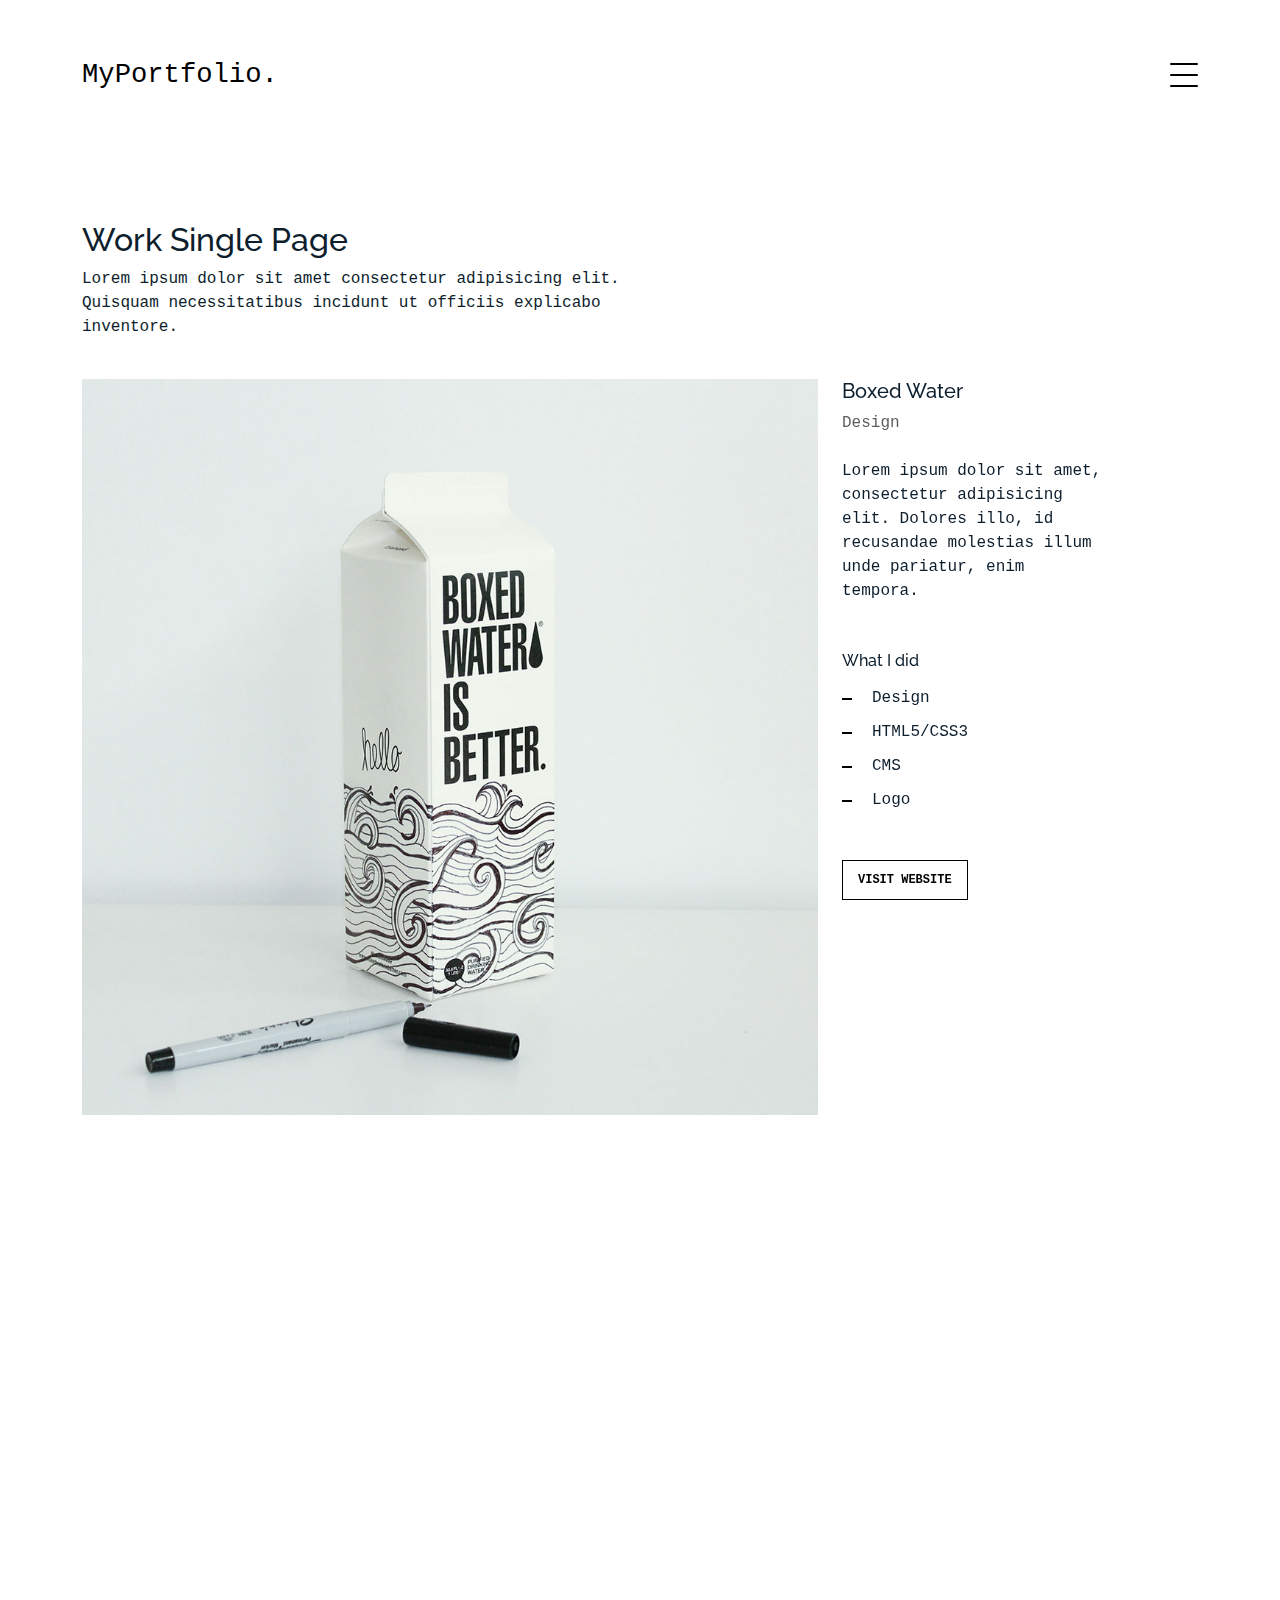
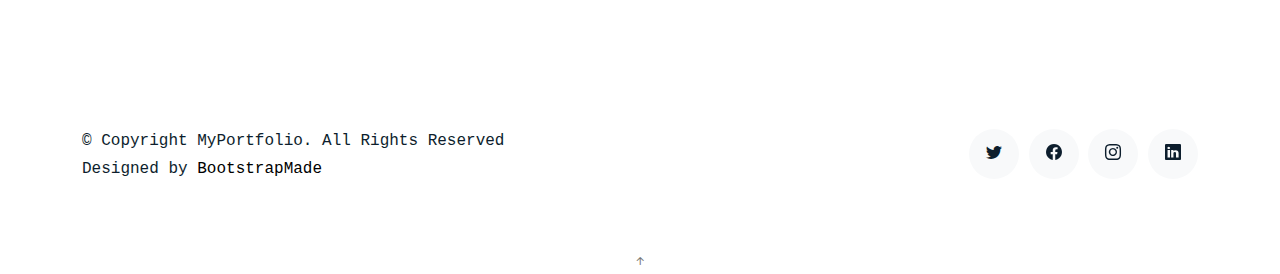
<file: work-single.html>
<!DOCTYPE html>
<html lang="en">

<head>
  <meta charset="utf-8">
  <meta content="width=device-width, initial-scale=1.0" name="viewport">

  <title>MyPortfolio Bootstrap Template - Work Single</title>
  <meta content="" name="description">
  <meta content="" name="keywords">

  <!-- Favicons -->
  <link href="assets/img/favicon.png" rel="icon">
  <link href="assets/img/apple-touch-icon.png" rel="apple-touch-icon">

  <!-- Google Fonts -->
  <link href="https://fonts.googleapis.com/css?family=https://fonts.googleapis.com/css?family=Inconsolata:400,500,600,700|Raleway:400,400i,500,500i,600,600i,700,700i" rel="stylesheet">

  <!-- Vendor CSS Files -->
  <link href="assets/vendor/aos/aos.css" rel="stylesheet">
  <link href="assets/vendor/bootstrap/css/bootstrap.min.css" rel="stylesheet">
  <link href="assets/vendor/bootstrap-icons/bootstrap-icons.css" rel="stylesheet">
  <link href="assets/vendor/swiper/swiper-bundle.min.css" rel="stylesheet">

  <!-- Template Main CSS File -->
  <link href="assets/css/style.css" rel="stylesheet">

  <!-- =======================================================
  * Template Name: MyPortfolio
  * Updated: Mar 10 2024 with Bootstrap v5.3.3
  * Template URL: https://bootstrapmade.com/myportfolio-bootstrap-portfolio-website-template/
  * Author: BootstrapMade.com
  * License: https://bootstrapmade.com/license/
  ======================================================== -->
</head>

<body>

  <!-- ======= Navbar ======= -->
  <div class="collapse navbar-collapse custom-navmenu" id="main-navbar">
    <div class="container py-2 py-md-5">
      <div class="row align-items-start">
        <div class="col-md-2">
          <ul class="custom-menu">
            <li><a href="index.html">Home</a></li>
            <li><a href="about.html">About Me</a></li>
            <li><a href="services.html">Services</a></li>
            <li class="active"><a href="works.html">Works</a></li>
            <li><a href="contact.html">Contact</a></li>
          </ul>
        </div>
        <div class="col-md-6 d-none d-md-block  mr-auto">
          <div class="tweet d-flex">
            <span class="bi bi-twitter text-white mt-2 mr-3"></span>
            <div>
              <p><em>Lorem ipsum dolor sit amet consectetur adipisicing elit. Quisquam necessitatibus incidunt ut officiis explicabo inventore. <br> <a href="#">t.co/v82jsk</a></em></p>
            </div>
          </div>
        </div>
        <div class="col-md-4 d-none d-md-block">
          <h3>Hire Me</h3>
          <p>Lorem ipsum dolor sit amet consectetur adipisicing elit. Quisquam necessitatibus incidunt ut officiisexplicabo inventore. <br> <a href="#">myemail@gmail.com</a></p>
        </div>
      </div>

    </div>
  </div>

  <nav class="navbar navbar-light custom-navbar">
    <div class="container">
      <a class="navbar-brand" href="index.html">MyPortfolio.</a>
      <a href="#" class="burger" data-bs-toggle="collapse" data-bs-target="#main-navbar">
        <span></span>
      </a>
    </div>
  </nav>

  <main id="main">

    <section class="section">
      <div class="container">
        <div class="row mb-4 align-items-center">
          <div class="col-md-6" data-aos="fade-up">
            <h2>Work Single Page</h2>
            <p>Lorem ipsum dolor sit amet consectetur adipisicing elit. Quisquam necessitatibus incidunt ut officiis explicabo inventore.</p>
          </div>
        </div>
      </div>

      <div class="site-section pb-0">
        <div class="container">
          <div class="row align-items-stretch">
            <div class="col-md-8" data-aos="fade-up">
              <img src="assets/img/img_1_big.jpg" alt="Image" class="img-fluid">
            </div>
            <div class="col-md-3 ml-auto" data-aos="fade-up" data-aos-delay="100">
              <div class="sticky-content">
                <h3 class="h3">Boxed Water</h3>
                <p class="mb-4"><span class="text-muted">Design</span></p>

                <div class="mb-5">
                  <p>Lorem ipsum dolor sit amet, consectetur adipisicing elit. Dolores illo, id recusandae molestias
                    illum unde pariatur, enim tempora.</p>

                </div>

                <h4 class="h4 mb-3">What I did</h4>
                <ul class="list-unstyled list-line mb-5">
                  <li>Design</li>
                  <li>HTML5/CSS3</li>
                  <li>CMS</li>
                  <li>Logo</li>
                </ul>

                <p><a href="#" class="readmore">Visit Website</a></p>
              </div>
            </div>
          </div>
        </div>
    </section>

    <!-- ======= Testimonials Section ======= -->
    <section class="section pt-0">
      <div class="container">

        <div class="testimonials-slider swiper" data-aos="fade-up" data-aos-delay="100">
          <div class="swiper-wrapper">

            <div class="swiper-slide">
              <div class="testimonial-wrap">
                <div class="testimonial">
                  <img src="assets/img/person_1.jpg" alt="Image" class="img-fluid">
                  <blockquote>
                    <p>Lorem ipsum dolor sit amet consectetur adipisicing elit. Quisquam necessitatibus incidunt ut officiis
                      explicabo inventore.</p>
                  </blockquote>
                  <p>&mdash; Jean Hicks</p>
                </div>
              </div>
            </div><!-- End testimonial item -->

            <div class="swiper-slide">
              <div class="testimonial-wrap">
                <div class="testimonial">
                  <img src="assets/img/person_2.jpg" alt="Image" class="img-fluid">
                  <blockquote>
                    <p>Lorem ipsum dolor sit amet consectetur adipisicing elit. Quisquam necessitatibus incidunt ut officiis
                      explicabo inventore.</p>
                  </blockquote>
                  <p>&mdash; Chris Stanworth</p>
                </div>
              </div>
            </div><!-- End testimonial item -->

          </div>
          <div class="swiper-pagination"></div>
        </div>

      </div>
    </section><!-- End Testimonials Section -->

  </main><!-- End #main -->

  <!-- ======= Footer ======= -->
  <footer class="footer" role="contentinfo">
    <div class="container">
      <div class="row">
        <div class="col-sm-6">
          <p class="mb-1">&copy; Copyright MyPortfolio. All Rights Reserved</p>
          <div class="credits">
            <!--
            All the links in the footer should remain intact.
            You can delete the links only if you purchased the pro version.
            Licensing information: https://bootstrapmade.com/license/
            Purchase the pro version with working PHP/AJAX contact form: https://bootstrapmade.com/buy/?theme=MyPortfolio
          -->
            Designed by <a href="https://bootstrapmade.com/">BootstrapMade</a>
          </div>
        </div>
        <div class="col-sm-6 social text-md-end">
          <a href="#"><span class="bi bi-twitter"></span></a>
          <a href="#"><span class="bi bi-facebook"></span></a>
          <a href="#"><span class="bi bi-instagram"></span></a>
          <a href="#"><span class="bi bi-linkedin"></span></a>
        </div>
      </div>
    </div>
  </footer>

  <a href="#" class="back-to-top d-flex align-items-center justify-content-center"><i class="bi bi-arrow-up-short"></i></a>

  <!-- Vendor JS Files -->
  <script src="assets/vendor/aos/aos.js"></script>
  <script src="assets/vendor/bootstrap/js/bootstrap.bundle.min.js"></script>
  <script src="assets/vendor/isotope-layout/isotope.pkgd.min.js"></script>
  <script src="assets/vendor/swiper/swiper-bundle.min.js"></script>
  <script src="assets/vendor/php-email-form/validate.js"></script>

  <!-- Template Main JS File -->
  <script src="assets/js/main.js"></script>

</body>

</html>
</file>
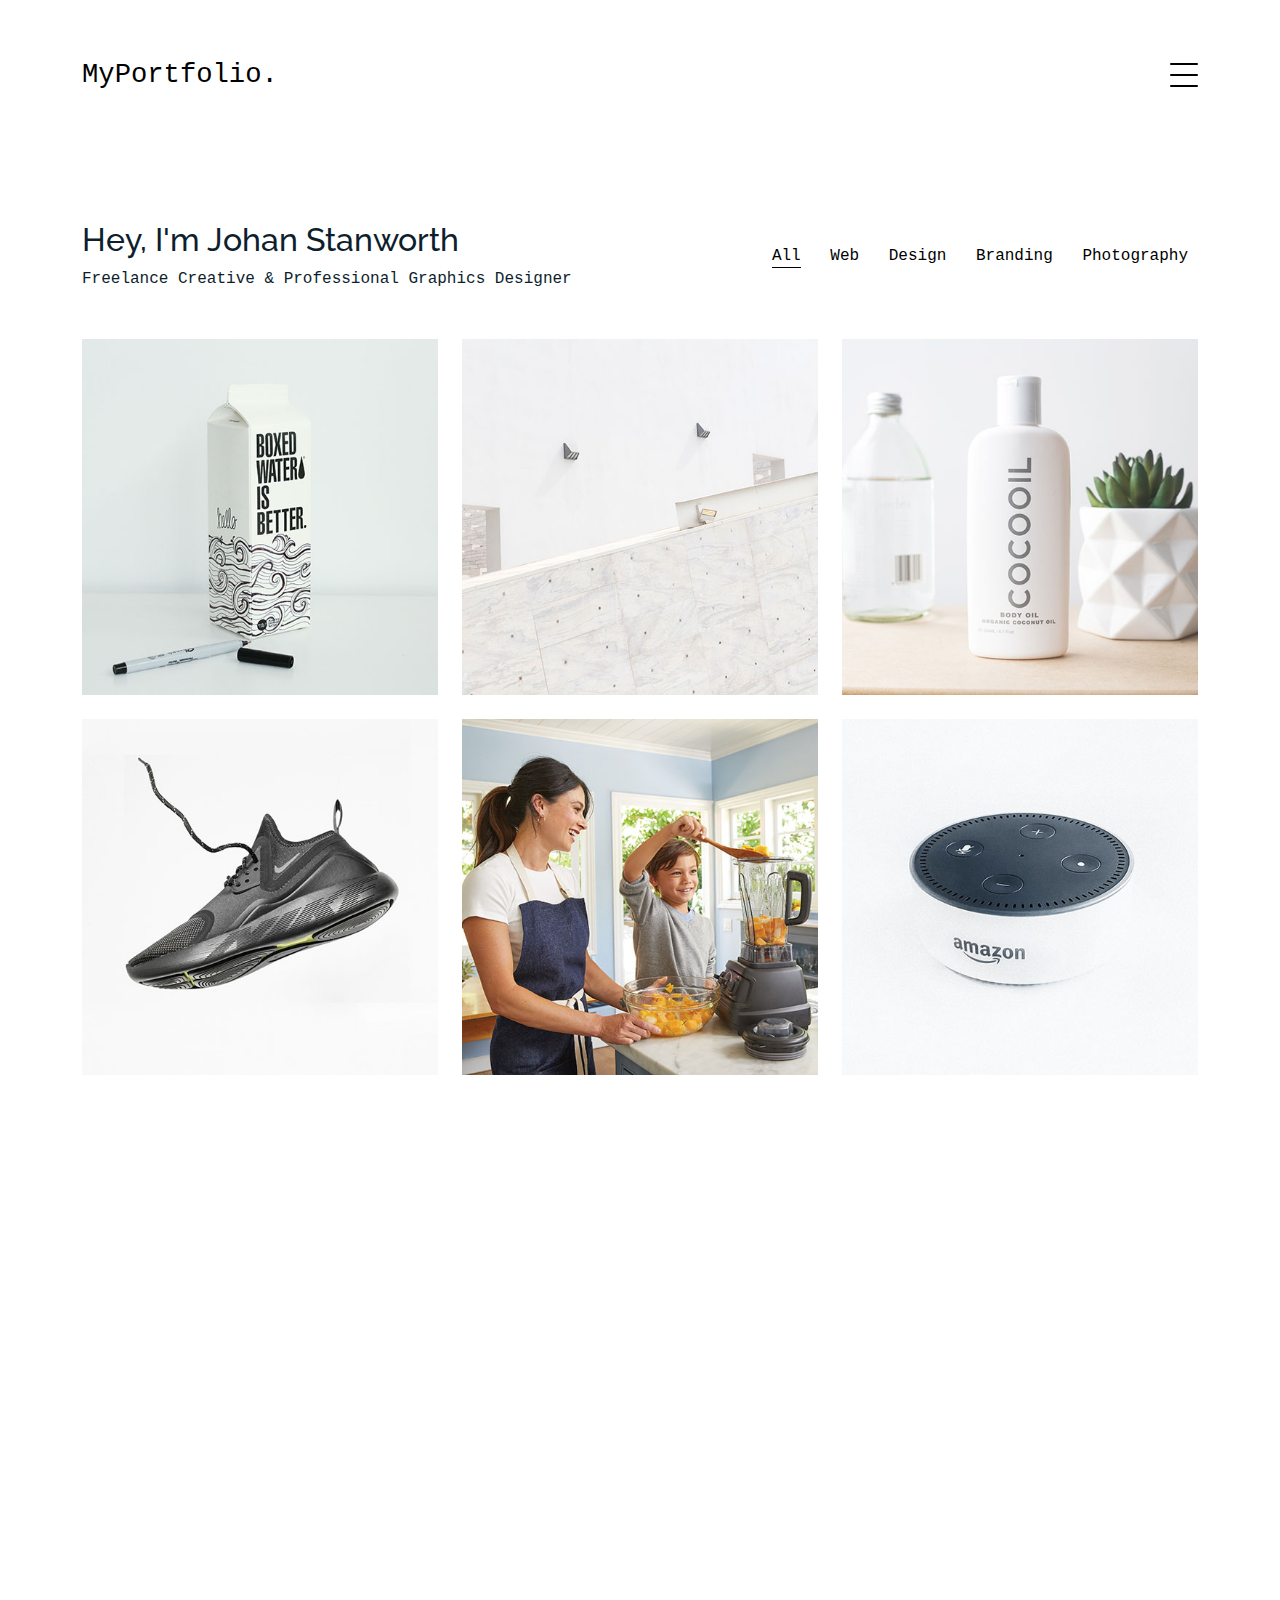
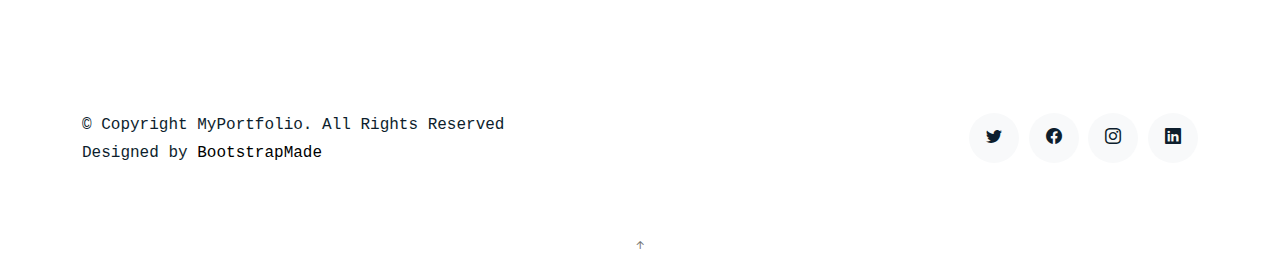
<file: works.html>
<!DOCTYPE html>
<html lang="en">

<head>
  <meta charset="utf-8">
  <meta content="width=device-width, initial-scale=1.0" name="viewport">

  <title>MyPortfolio Bootstrap Template - Works</title>
  <meta content="" name="description">
  <meta content="" name="keywords">

  <!-- Favicons -->
  <link href="assets/img/favicon.png" rel="icon">
  <link href="assets/img/apple-touch-icon.png" rel="apple-touch-icon">

  <!-- Google Fonts -->
  <link href="https://fonts.googleapis.com/css?family=https://fonts.googleapis.com/css?family=Inconsolata:400,500,600,700|Raleway:400,400i,500,500i,600,600i,700,700i" rel="stylesheet">

  <!-- Vendor CSS Files -->
  <link href="assets/vendor/aos/aos.css" rel="stylesheet">
  <link href="assets/vendor/bootstrap/css/bootstrap.min.css" rel="stylesheet">
  <link href="assets/vendor/bootstrap-icons/bootstrap-icons.css" rel="stylesheet">
  <link href="assets/vendor/swiper/swiper-bundle.min.css" rel="stylesheet">

  <!-- Template Main CSS File -->
  <link href="assets/css/style.css" rel="stylesheet">

  <!-- =======================================================
  * Template Name: MyPortfolio
  * Updated: Mar 10 2024 with Bootstrap v5.3.3
  * Template URL: https://bootstrapmade.com/myportfolio-bootstrap-portfolio-website-template/
  * Author: BootstrapMade.com
  * License: https://bootstrapmade.com/license/
  ======================================================== -->
</head>

<body>

  <!-- ======= Navbar ======= -->
  <div class="collapse navbar-collapse custom-navmenu" id="main-navbar">
    <div class="container py-2 py-md-5">
      <div class="row align-items-start">
        <div class="col-md-2">
          <ul class="custom-menu">
            <li><a href="index.html">Home</a></li>
            <li><a href="about.html">About Me</a></li>
            <li><a href="services.html">Services</a></li>
            <li class="active"><a href="works.html">Works</a></li>
            <li><a href="contact.html">Contact</a></li>
          </ul>
        </div>
        <div class="col-md-6 d-none d-md-block  mr-auto">
          <div class="tweet d-flex">
            <span class="bi bi-twitter text-white mt-2 mr-3"></span>
            <div>
              <p><em>Lorem ipsum dolor sit amet consectetur adipisicing elit. Quisquam necessitatibus incidunt ut officiis explicabo inventore. <br> <a href="#">t.co/v82jsk</a></em></p>
            </div>
          </div>
        </div>
        <div class="col-md-4 d-none d-md-block">
          <h3>Hire Me</h3>
          <p>Lorem ipsum dolor sit amet consectetur adipisicing elit. Quisquam necessitatibus incidunt ut officiisexplicabo inventore. <br> <a href="#">myemail@gmail.com</a></p>
        </div>
      </div>

    </div>
  </div>

  <nav class="navbar navbar-light custom-navbar">
    <div class="container">
      <a class="navbar-brand" href="index.html">MyPortfolio.</a>
      <a href="#" class="burger" data-bs-toggle="collapse" data-bs-target="#main-navbar">
        <span></span>
      </a>
    </div>
  </nav>

  <main id="main">

    <!-- ======= Works Section ======= -->
    <section class="section site-portfolio">
      <div class="container">
        <div class="row mb-5 align-items-center">
          <div class="col-md-12 col-lg-6 mb-4 mb-lg-0" data-aos="fade-up">
            <h2>Hey, I'm Johan Stanworth</h2>
            <p class="mb-0">Freelance Creative &amp; Professional Graphics Designer</p>
          </div>
          <div class="col-md-12 col-lg-6 text-start text-lg-end" data-aos="fade-up" data-aos-delay="100">
            <div id="filters" class="filters">
              <a href="#" data-filter="*" class="active">All</a>
              <a href="#" data-filter=".web">Web</a>
              <a href="#" data-filter=".design">Design</a>
              <a href="#" data-filter=".branding">Branding</a>
              <a href="#" data-filter=".photography">Photography</a>
            </div>
          </div>
        </div>
        <div id="portfolio-grid" class="row no-gutter" data-aos="fade-up" data-aos-delay="200">
          <div class="item web col-sm-6 col-md-4 col-lg-4 mb-4">
            <a href="work-single.html" class="item-wrap fancybox">
              <div class="work-info">
                <h3>Boxed Water</h3>
                <span>Web</span>
              </div>
              <img class="img-fluid" src="assets/img/img_1.jpg">
            </a>
          </div>
          <div class="item photography col-sm-6 col-md-4 col-lg-4 mb-4">
            <a href="work-single.html" class="item-wrap fancybox">
              <div class="work-info">
                <h3>Build Indoo</h3>
                <span>Photography</span>
              </div>
              <img class="img-fluid" src="assets/img/img_2.jpg">
            </a>
          </div>
          <div class="item branding col-sm-6 col-md-4 col-lg-4 mb-4">
            <a href="work-single.html" class="item-wrap fancybox">
              <div class="work-info">
                <h3>Cocooil</h3>
                <span>Branding</span>
              </div>
              <img class="img-fluid" src="assets/img/img_3.jpg">
            </a>
          </div>
          <div class="item design col-sm-6 col-md-4 col-lg-4 mb-4">
            <a href="work-single.html" class="item-wrap fancybox">
              <div class="work-info">
                <h3>Nike Shoe</h3>
                <span>Design</span>
              </div>
              <img class="img-fluid" src="assets/img/img_4.jpg">
            </a>
          </div>
          <div class="item photography col-sm-6 col-md-4 col-lg-4 mb-4">
            <a href="work-single.html" class="item-wrap fancybox">
              <div class="work-info">
                <h3>Kitchen Sink</h3>
                <span>Photography</span>
              </div>
              <img class="img-fluid" src="assets/img/img_5.jpg">
            </a>
          </div>
          <div class="item branding col-sm-6 col-md-4 col-lg-4 mb-4">
            <a href="work-single.html" class="item-wrap fancybox">
              <div class="work-info">
                <h3>Amazon</h3>
                <span>brandingn</span>
              </div>
              <img class="img-fluid" src="assets/img/img_6.jpg">
            </a>
          </div>
        </div>
      </div>
    </section><!-- End  Works Section -->

    <!-- ======= Testimonials Section ======= -->
    <section class="section pt-0">
      <div class="container">

        <div class="testimonials-slider swiper" data-aos="fade-up" data-aos-delay="100">
          <div class="swiper-wrapper">

            <div class="swiper-slide">
              <div class="testimonial-wrap">
                <div class="testimonial">
                  <img src="assets/img/person_1.jpg" alt="Image" class="img-fluid">
                  <blockquote>
                    <p>Lorem ipsum dolor sit amet consectetur adipisicing elit. Quisquam necessitatibus incidunt ut officiis
                      explicabo inventore.</p>
                  </blockquote>
                  <p>&mdash; Jean Hicks</p>
                </div>
              </div>
            </div><!-- End testimonial item -->

            <div class="swiper-slide">
              <div class="testimonial-wrap">
                <div class="testimonial">
                  <img src="assets/img/person_2.jpg" alt="Image" class="img-fluid">
                  <blockquote>
                    <p>Lorem ipsum dolor sit amet consectetur adipisicing elit. Quisquam necessitatibus incidunt ut officiis
                      explicabo inventore.</p>
                  </blockquote>
                  <p>&mdash; Chris Stanworth</p>
                </div>
              </div>
            </div><!-- End testimonial item -->

          </div>
          <div class="swiper-pagination"></div>
        </div>

      </div>
    </section><!-- End Testimonials Section -->

  </main><!-- End #main -->

  <!-- ======= Footer ======= -->
  <footer class="footer" role="contentinfo">
    <div class="container">
      <div class="row">
        <div class="col-sm-6">
          <p class="mb-1">&copy; Copyright MyPortfolio. All Rights Reserved</p>
          <div class="credits">
            <!--
            All the links in the footer should remain intact.
            You can delete the links only if you purchased the pro version.
            Licensing information: https://bootstrapmade.com/license/
            Purchase the pro version with working PHP/AJAX contact form: https://bootstrapmade.com/buy/?theme=MyPortfolio
          -->
            Designed by <a href="https://bootstrapmade.com/">BootstrapMade</a>
          </div>
        </div>
        <div class="col-sm-6 social text-md-end">
          <a href="#"><span class="bi bi-twitter"></span></a>
          <a href="#"><span class="bi bi-facebook"></span></a>
          <a href="#"><span class="bi bi-instagram"></span></a>
          <a href="#"><span class="bi bi-linkedin"></span></a>
        </div>
      </div>
    </div>
  </footer>

  <a href="#" class="back-to-top d-flex align-items-center justify-content-center"><i class="bi bi-arrow-up-short"></i></a>

  <!-- Vendor JS Files -->
  <script src="assets/vendor/aos/aos.js"></script>
  <script src="assets/vendor/bootstrap/js/bootstrap.bundle.min.js"></script>
  <script src="assets/vendor/isotope-layout/isotope.pkgd.min.js"></script>
  <script src="assets/vendor/swiper/swiper-bundle.min.js"></script>
  <script src="assets/vendor/php-email-form/validate.js"></script>

  <!-- Template Main JS File -->
  <script src="assets/js/main.js"></script>

</body>

</html>
</file>
<file: assets/css/style.css>
/**
* Template Name: MyPortfolio
* Updated: Mar 10 2024 with Bootstrap v5.3.3
* Template URL: https://bootstrapmade.com/myportfolio-bootstrap-portfolio-website-template/
* Author: BootstrapMade.com
* License: https://bootstrapmade.com/license/
*/

/*--------------------------------------------------------------
# General
--------------------------------------------------------------*/
body {
  font-family: "Inconsolata", monospace;
  color: #0d1e2d;
}

a {
  color: #777;
  text-decoration: none;
}

a:hover {
  color: #000;
}

h1,
h2,
h3,
h4,
h5,
h6,
.font-heading {
  font-family: "Raleway", sans-serif;
}

.section {
  padding: 7rem 0;
}

.filters a {
  text-decoration: none;
  color: #000;
  display: inline-block;
  padding-left: 10px;
  padding-right: 10px;
  position: relative;
}

.filters a:hover,
.filters a:focus,
.filters a:active {
  text-decoration: none;
}

.filters a:hover:before {
  content: "";
  position: absolute;
  left: 10px;
  right: 10px;
  bottom: 0;
  height: 1px;
  background-color: #000;
}

.filters a.active {
  color: #000;
}

.filters a.active:before {
  content: "";
  position: absolute;
  left: 10px;
  right: 10px;
  bottom: 0;
  height: 1px;
  background-color: #000;
}

.item {
  border: none;
  margin-bottom: 30px;
}

.item .item-wrap {
  display: block;
  position: relative;
  overflow: hidden;
}

.item .item-wrap:after {
  z-index: 2;
  position: absolute;
  content: "";
  top: 0;
  left: 0;
  right: 0;
  bottom: 0;
  background: rgba(0, 0, 0, 0.4);
  visibility: hidden;
  opacity: 0;
  transition: 0.3s all ease-in-out;
}

.item .item-wrap img {
  transition: 0.3s transform ease;
  transform: scale(1);
}

.item .item-wrap>.work-info {
  position: absolute;
  top: 50%;
  width: 100%;
  text-align: center;
  z-index: 3;
  transform: translateY(-50%);
  color: #fff;
  opacity: 0;
  visibility: hidden;
  margin-top: 20px;
  transition: 0.3s all ease;
}

.item .item-wrap>.work-info h3 {
  font-size: 20px;
  margin-bottom: 0;
}

.item .item-wrap>.work-info span {
  font-size: 14px;
  text-transform: uppercase;
  letter-spacing: 0.2rem;
}

.item .item-wrap:hover {
  text-decoration: none;
}

.item .item-wrap:hover img {
  transform: scale(1.05);
}

.item .item-wrap:hover:after {
  opacity: 1;
  visibility: visible;
}

.item .item-wrap:hover .work-info {
  margin-top: 0px;
  opacity: 1;
  visibility: visible;
}

.testimonial-wrap {
  padding: 50px 50px 80px 50px;
  background: #eceff2;
}

.testimonial-wrap .testimonial {
  text-align: center;
  max-width: 500px;
  margin: 0 auto;
}

.testimonial-wrap .testimonial img {
  border-radius: 50%;
  width: 120px;
  margin: 0 auto 30px auto;
}

.testimonial-wrap .testimonial blockquote p {
  font-size: 20px;
}

.h3 {
  font-size: 20px;
}

.h4 {
  font-size: 16px;
}

.heading {
  font-size: 28px;
}

.readmore {
  display: inline-block;
  border: 1px solid #000;
  padding: 10px 15px;
  font-size: 12px;
  text-transform: uppercase;
  color: #000;
  transition: 0.2s all ease;
  font-weight: 700;
}

.readmore:active,
.readmore:focus,
.readmore:hover {
  outline: none;
}

.readmore:hover {
  color: #fff;
  text-decoration: none;
  background: #000;
}

.testimonials-slider .swiper-pagination {
  margin-top: -60px;
  position: relative;
}

.testimonials-slider .swiper-pagination .swiper-pagination-bullet {
  width: 12px;
  height: 12px;
  background-color: rgba(13, 30, 45, 0.3);
  opacity: 1;
}

.testimonials-slider .swiper-pagination .swiper-pagination-bullet-active {
  background-color: rgba(13, 30, 45, 0.6);
}

.sticky-content {
  position: sticky;
  position: -webkit-sticky;
  top: 0;
  /* required */
}

.list-line li {
  margin-bottom: 10px;
  position: relative;
  padding-left: 30px;
}

.list-line li:before {
  content: "";
  position: absolute;
  left: 0;
  top: 0.7rem;
  width: 10px;
  height: 2px;
  background: #000;
}

.form-control {
  border-radius: 0;
  background: #f8f9fa;
  border: 1px solid transparent;
  padding-top: 10px !important;
  padding-bottom: 10px !important;
}

.form-control:active,
.form-control:focus {
  background: #eff1f4;
  outline: none;
  box-shadow: none;
  border: 1px solid transparent;
}

.custom-progress {
  height: 7px;
  border-radius: 0;
}

.custom-progress .progress-bar {
  background: #000;
}

/* Services */
.services i {
  font-size: 40px;
}

.services h4 {
  padding-top: 10px;
}

/* Contact Form */
.php-email-form .error-message {
  display: none;
  color: #fff;
  background: #ed3c0d;
  text-align: left;
  padding: 15px;
  font-weight: 600;
}

.php-email-form .error-message br+br {
  margin-top: 25px;
}

.php-email-form .sent-message {
  display: none;
  color: #fff;
  background: #18d26e;
  text-align: center;
  padding: 15px;
  font-weight: 600;
}

.php-email-form .loading {
  display: none;
  background: #fff;
  text-align: center;
  padding: 15px;
}

.php-email-form .loading:before {
  content: "";
  display: inline-block;
  border-radius: 50%;
  width: 24px;
  height: 24px;
  margin: 0 10px -6px 0;
  border: 3px solid #18d26e;
  border-top-color: #eee;
  animation: animate-loading 1s linear infinite;
}

@keyframes animate-loading {
  0% {
    transform: rotate(0deg);
  }

  100% {
    transform: rotate(360deg);
  }
}

/*--------------------------------------------------------------
# Header
--------------------------------------------------------------*/
/* Custom Navmenu */
.custom-navmenu {
  background: #0d1e2d;
}

.custom-navmenu .custom-menu,
.custom-navmenu .custom-menu li {
  padding: 0;
  margin: 0;
  list-style: none;
}

.custom-navmenu .custom-menu li {
  margin-bottom: 0;
  font-size: 20px;
}

.custom-navmenu .custom-menu li a {
  color: #fff;
  padding: 10px 0 !important;
}

.custom-navmenu .custom-menu li a:hover {
  text-decoration: none;
}

.custom-navmenu .custom-menu li.active a {
  text-decoration: underline;
}

.custom-navmenu h3 {
  font-size: 20px;
  color: #fff;
}

.custom-navmenu p {
  color: rgba(255, 255, 255, 0.6);
}

.custom-navmenu a {
  color: rgba(255, 255, 255, 0.7);
}

.custom-navmenu a:hover {
  color: #fff;
}

/* Custom Navbar */
.custom-navbar {
  padding-top: 50px;
  width: 100%;
}

@media (max-width: 780px) {
  .custom-navbar>.container {
    padding-right: 0;
    padding-left: 0;
  }
}

.custom-navbar .navbar-brand {
  font-size: 1.7rem;
}

/* Burger */
.burger {
  width: 28px;
  height: 32px;
  cursor: pointer;
  position: relative;
}

.burger:before,
.burger span,
.burger:after {
  width: 100%;
  height: 2px;
  display: block;
  background: #000;
  border-radius: 2px;
  position: absolute;
  opacity: 1;
}

.burger:before,
.burger:after {
  transition: top 0.35s cubic-bezier(0.23, 1, 0.32, 1), transform 0.35s cubic-bezier(0.23, 1, 0.32, 1), opacity 0.35s cubic-bezier(0.23, 1, 0.32, 1), background-color 1.15s cubic-bezier(0.86, 0, 0.07, 1);
  -webkit-transition: top 0.35s cubic-bezier(0.23, 1, 0.32, 1), -webkit-transform 0.35s cubic-bezier(0.23, 1, 0.32, 1), opacity 0.35s cubic-bezier(0.23, 1, 0.32, 1), background-color 1.15s cubic-bezier(0.86, 0, 0.07, 1);
  content: "";
}

.burger:before {
  top: 4px;
}

.burger span {
  top: 15px;
}

.burger:after {
  top: 26px;
}

/* Hover */
.burger:hover:before {
  top: 7px;
}

.burger:hover:after {
  top: 23px;
}

/* Click */
.burger.active span {
  opacity: 0;
}

.burger.active:before,
.burger.active:after {
  top: 40%;
}

.burger.active:before {
  transform: rotate(45deg);
}

.burger.active:after {
  transform: rotate(-45deg);
}

.burger:focus {
  outline: none;
}

/*--------------------------------------------------------------
# Footer
--------------------------------------------------------------*/
.footer {
  padding: 0 0 4rem 0;
}

.footer a {
  color: #000;
}

.social a {
  display: inline-block;
  width: 50px;
  height: 50px;
  border-radius: 50%;
  background: #f8f9fa;
  position: relative;
  text-align: center;
  color: #0d1e2d;
}

.social a span {
  display: inline-block;
  left: 50%;
  position: absolute;
  top: 50%;
  transform: translate(-50%, -50%);
}

.social a:hover {
  color: #000;
}
</file>
